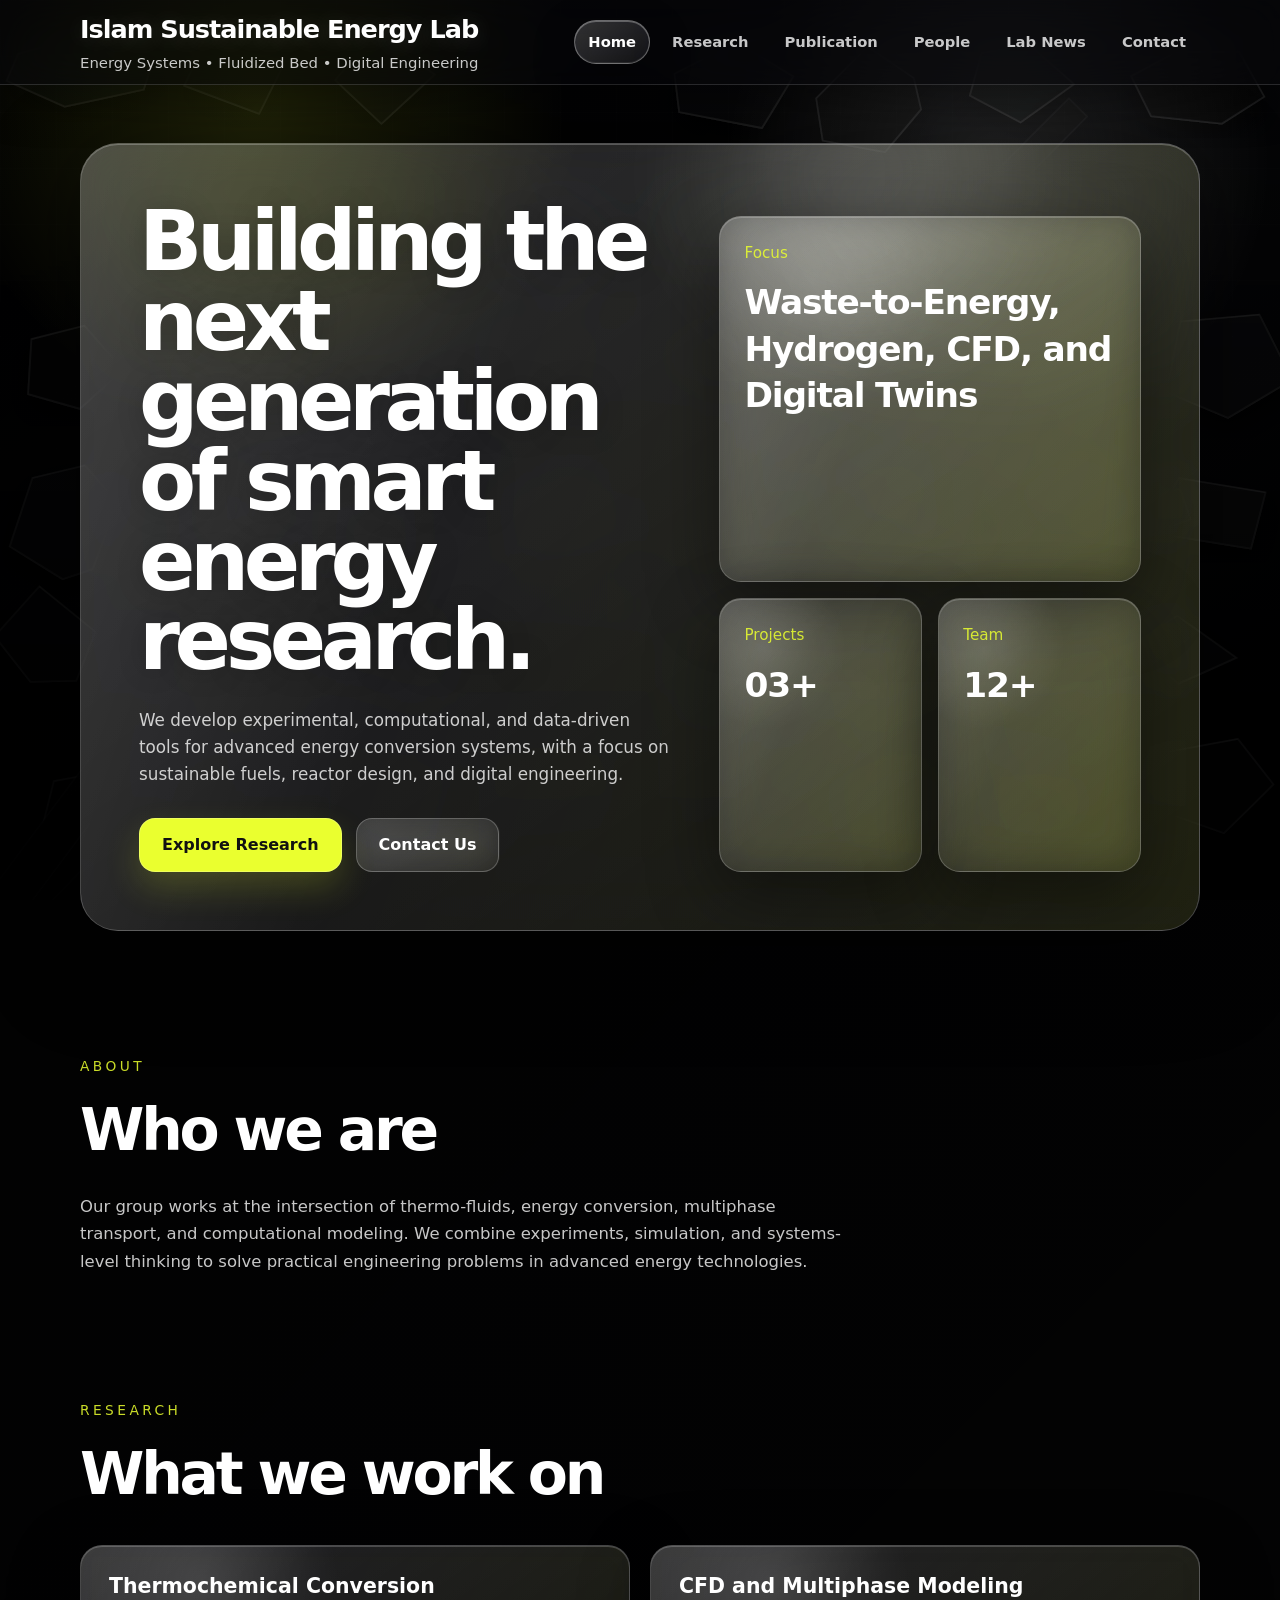
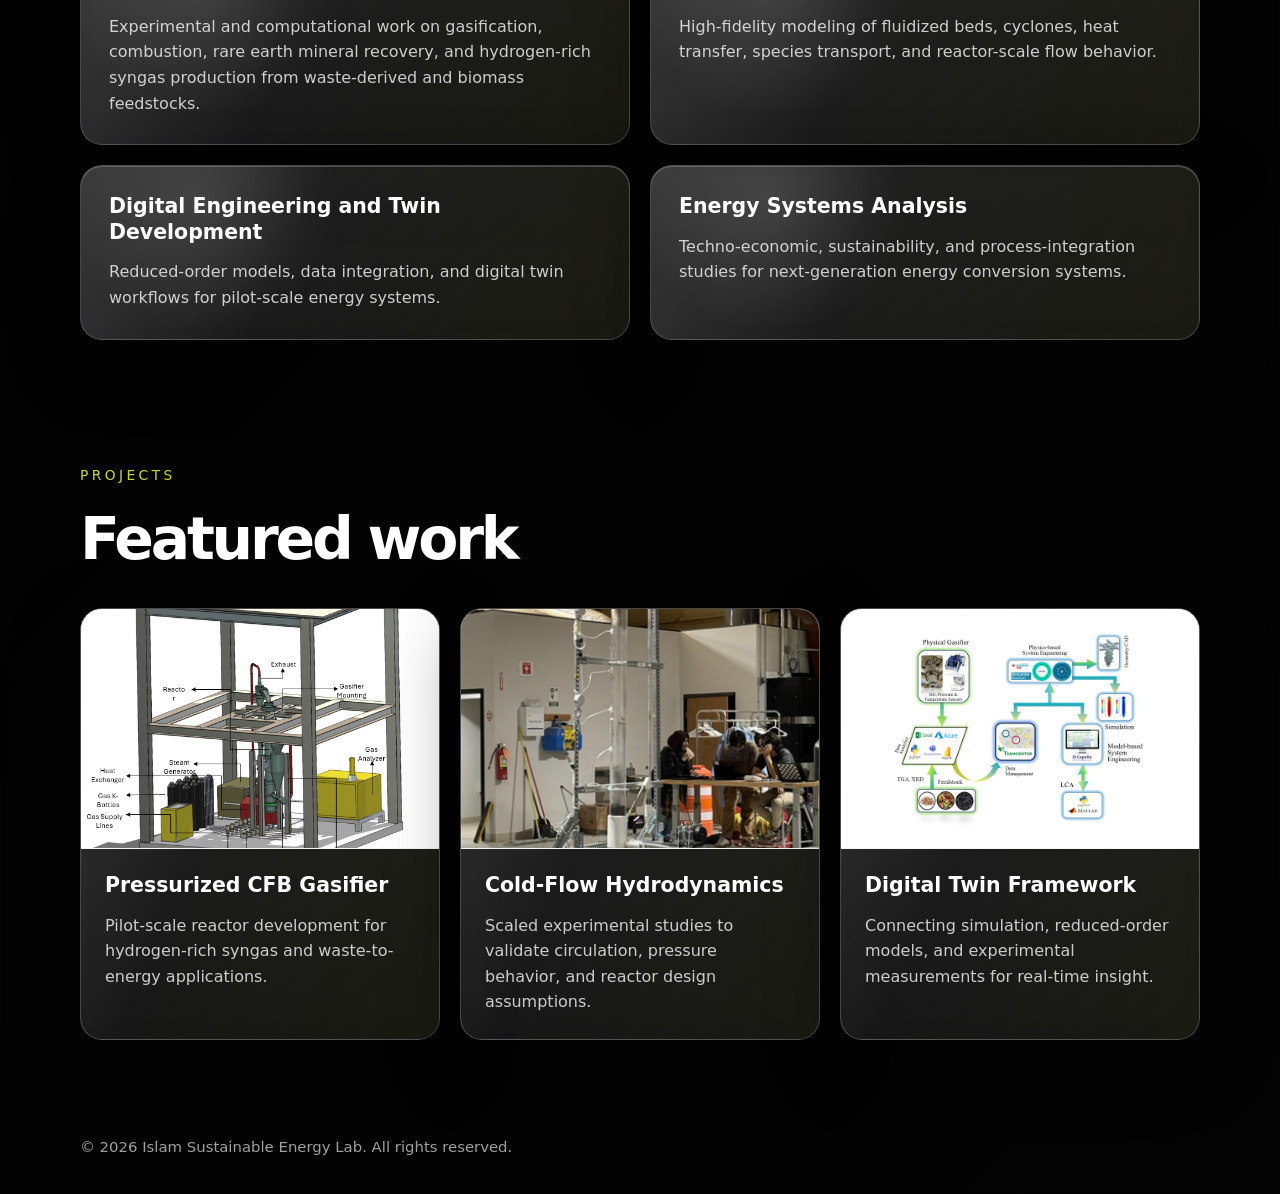
<file: index.html>
<!DOCTYPE html>
<html lang="en">
<head>
  <meta charset="UTF-8" />
  <meta name="viewport" content="width=device-width, initial-scale=1.0" />
  <title>Home | Islam Sustainable Energy Lab</title>
  <link rel="stylesheet" href="assets/style.css" />
</head>
<body class="home-page">
  <header class="home-header">
    <div class="container nav">
      <a class="brand" href="index.html">
        <h1>Islam Sustainable Energy Lab</h1>
        <p>Energy Systems • Fluidized Bed • Digital Engineering</p>
      </a>
      <nav>
        <ul>
          <li><a href="index.html" class="active">Home</a></li>
          <li><a href="research.html">Research</a></li>
          <li><a href="publications.html">Publication</a></li>
          <li><a href="people.html">People</a></li>
          <li><a href="lab-news.html">Lab News</a></li>
          <li><a href="contact.html">Contact</a></li>
        </ul>
      </nav>
    </div>
  </header>

  <main class="home-main">
    <section class="home-hero container">
      <div class="home-hero-copy">
        <h2>Building the next generation of smart energy research.</h2>
        <p>We develop experimental, computational, and data-driven tools for advanced energy conversion systems, with a focus on sustainable fuels, reactor design, and digital engineering.</p>
        <div class="home-actions">
          <a class="home-btn primary" href="research.html">Explore Research</a>
          <a class="home-btn secondary" href="contact.html">Contact Us</a>
        </div>
      </div>
      <div class="home-stats">
        <article class="home-stat-card wide">
          <span>Focus</span>
          <h3>Waste-to-Energy, Hydrogen, CFD, and Digital Twins</h3>
        </article>
        <article class="home-stat-card">
          <span>Projects</span>
          <h3>03+</h3>
        </article>
        <article class="home-stat-card">
          <span>Team</span>
          <h3>12+</h3>
        </article>
      </div>
    </section>

    <section class="home-section container" id="about">
      <a class="home-section-kicker" href="people.html">About</a>
      <h2><a href="people.html">Who we are</a></h2>
      <p>Our group works at the intersection of thermo-fluids, energy conversion, multiphase transport, and computational modeling. We combine experiments, simulation, and systems-level thinking to solve practical engineering problems in advanced energy technologies.</p>
    </section>

    <section class="home-section container" id="research">
      <a class="home-section-kicker" href="research.html">Research</a>
      <h2><a href="research.html">What we work on</a></h2>
      <div class="home-research-grid">
        <article class="home-topic-card">
          <h3>Thermochemical Conversion</h3>
          <p>Experimental and computational work on gasification, combustion, rare earth mineral recovery, and hydrogen-rich syngas production from waste-derived and biomass feedstocks.</p>
        </article>
        <article class="home-topic-card">
          <h3>CFD and Multiphase Modeling</h3>
          <p>High-fidelity modeling of fluidized beds, cyclones, heat transfer, species transport, and reactor-scale flow behavior.</p>
        </article>
        <article class="home-topic-card">
          <h3>Digital Engineering and Twin Development</h3>
          <p>Reduced-order models, data integration, and digital twin workflows for pilot-scale energy systems.</p>
        </article>
        <article class="home-topic-card">
          <h3>Energy Systems Analysis</h3>
          <p>Techno-economic, sustainability, and process-integration studies for next-generation energy conversion systems.</p>
        </article>
      </div>
    </section>

    <section class="home-section container" id="projects">
      <a class="home-section-kicker" href="research.html">Projects</a>
      <h2>Featured work</h2>
      <div class="home-feature-grid">
        <article class="home-feature-card">
          <div class="feature-image-wrap">
            <img src="assets/projects/Gasifier1.png" alt="Pressurized CFB gasifier setup" />
          </div>
          <div class="feature-card-copy">
            <h3>Pressurized CFB Gasifier</h3>
            <p>Pilot-scale reactor development for hydrogen-rich syngas and waste-to-energy applications.</p>
          </div>
        </article>
        <article class="home-feature-card">
          <div class="feature-image-wrap">
            <img src="assets/projects/CF.png" alt="Cold-flow hydrodynamics experimental system" />
          </div>
          <div class="feature-card-copy">
            <h3>Cold-Flow Hydrodynamics</h3>
            <p>Scaled experimental studies to validate circulation, pressure behavior, and reactor design assumptions.</p>
          </div>
        </article>
        <article class="home-feature-card">
          <div class="feature-image-wrap">
            <img src="assets/projects/DT Diagram.png" alt="Digital twin framework diagram" />
          </div>
          <div class="feature-card-copy">
            <h3>Digital Twin Framework</h3>
            <p>Connecting simulation, reduced-order models, and experimental measurements for real-time insight.</p>
          </div>
        </article>
      </div>
    </section>
  </main>

  <footer class="home-footer">
    <div class="container">
      © 2026 Islam Sustainable Energy Lab. All rights reserved.
    </div>
  </footer>
</body>
</html>
</file>
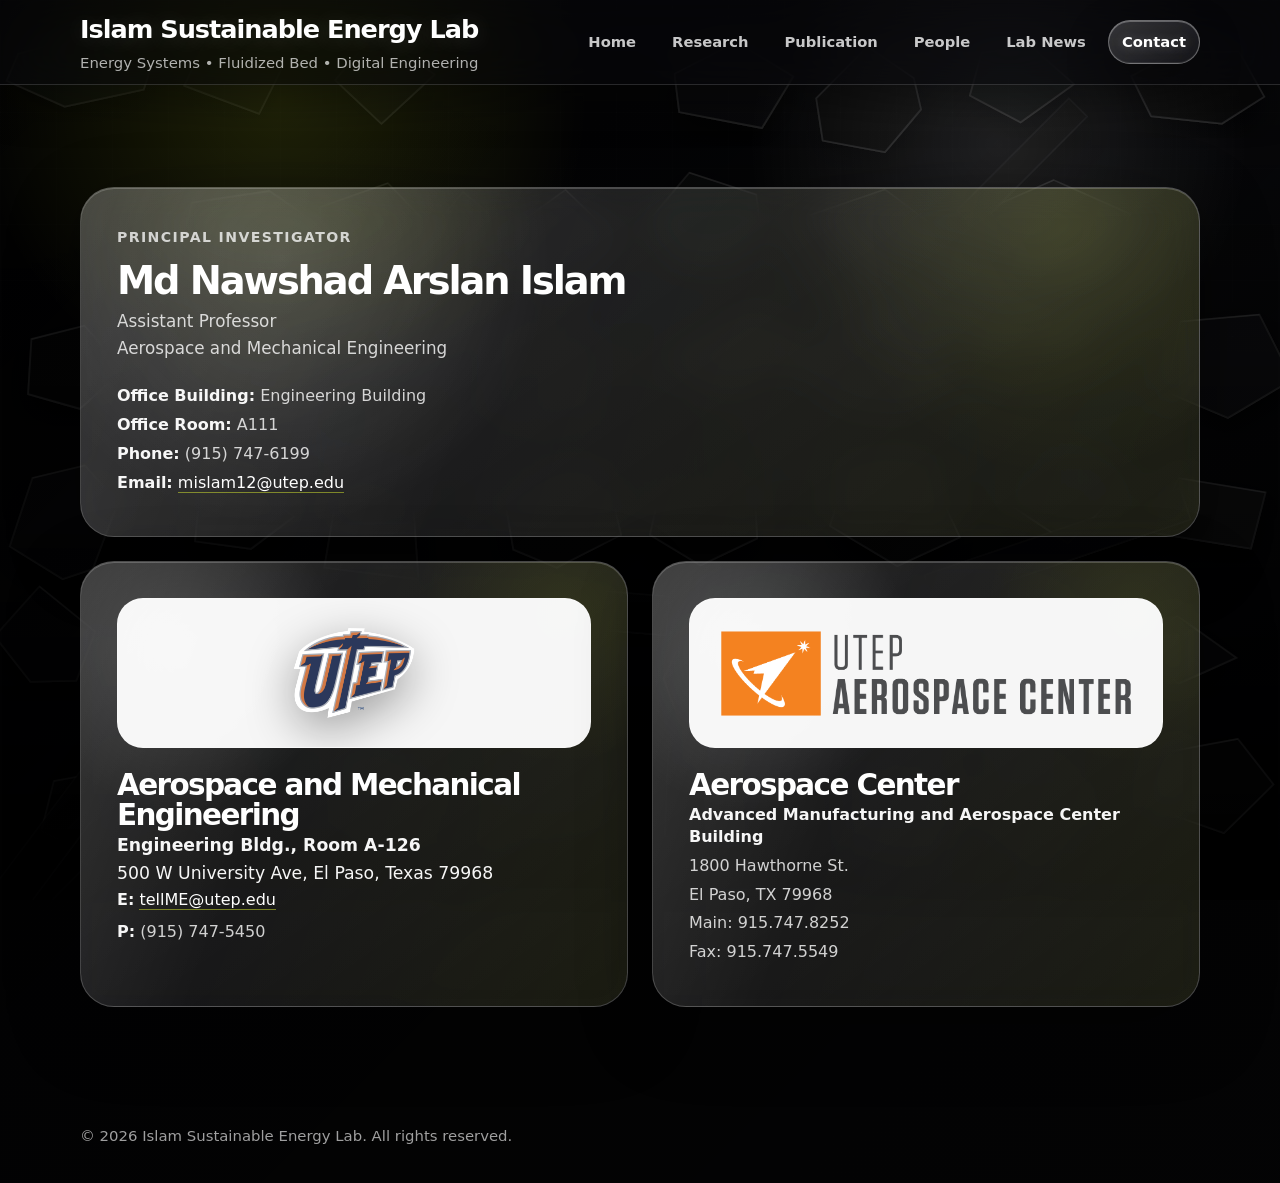
<file: contact.html>
<!DOCTYPE html>
<html lang="en">
<head>
  <meta charset="UTF-8" />
  <meta name="viewport" content="width=device-width, initial-scale=1.0" />
  <title>Contact | Islam Sustainable Energy Lab</title>
  <link rel="stylesheet" href="assets/style.css" />
</head>
<body>
  <header>
    <div class="container nav">
      <a class="brand" href="index.html">
        <h1>Islam Sustainable Energy Lab</h1>
        <p>Energy Systems • Fluidized Bed • Digital Engineering</p>
      </a>
      <nav>
        <ul>
          <li><a href="index.html">Home</a></li>
          <li><a href="research.html">Research</a></li>
          <li><a href="publications.html">Publication</a></li>
          <li><a href="people.html">People</a></li>
          <li><a href="lab-news.html">Lab News</a></li>
          <li><a href="contact.html" class="active">Contact</a></li>
        </ul>
      </nav>
    </div>
  </header>

  <main>
    <section class="contact-section contact-section-topless">
      <div class="container contact-layout">
        <article class="contact-card professor-contact-card">
          <div class="contact-card-content">
            <p class="contact-kicker">Principal Investigator</p>
            <h3>Md Nawshad Arslan Islam</h3>
            <p class="contact-role">Assistant Professor<br>Aerospace and Mechanical Engineering</p>

            <div class="contact-detail-list">
              <p><strong>Office Building:</strong> Engineering Building</p>
              <p><strong>Office Room:</strong> A111</p>
              <p><strong>Phone:</strong> (915) 747-6199</p>
              <p><strong>Email:</strong> <a href="mailto:mislam12@utep.edu">mislam12@utep.edu</a></p>
            </div>
          </div>
        </article>

        <article class="contact-card logo-contact-card utep-contact-card">
          <div class="logo-box utep-logo-box white-logo-box">
            <img src="assets/logos/UTEP.png" alt="UTEP logo" />
          </div>
          <div class="contact-detail-list institution-details utep-institution-details">
            <h3>Aerospace and Mechanical Engineering</h3>
            <p><strong>Engineering Bldg., Room A-126</strong></p>
            <p>500 W University Ave, El Paso, Texas 79968</p>
            <p><strong>E:</strong> <a href="mailto:tellME@utep.edu">tellME@utep.edu</a></p>
            <p><strong>P:</strong> (915) 747-5450</p>
          </div>
        </article>

        <article class="contact-card logo-contact-card aerospace-contact-card">
          <div class="logo-box ac-logo-box white-logo-box">
            <img src="assets/logos/AC.png" alt="UTEP Aerospace Center logo" />
          </div>
          <div class="contact-detail-list institution-details">
            <h3>Aerospace Center</h3>
            <p><strong>Advanced Manufacturing and Aerospace Center Building</strong></p>
            <p>1800 Hawthorne St.</p>
            <p>El Paso, TX 79968</p>
            <p>Main: 915.747.8252</p>
            <p>Fax: 915.747.5549</p>
          </div>
        </article>
      </div>
    </section>
  </main>

  <footer>
    <div class="container">
      © 2026 Islam Sustainable Energy Lab. All rights reserved.
    </div>
  </footer>
</body>
</html>
</file>
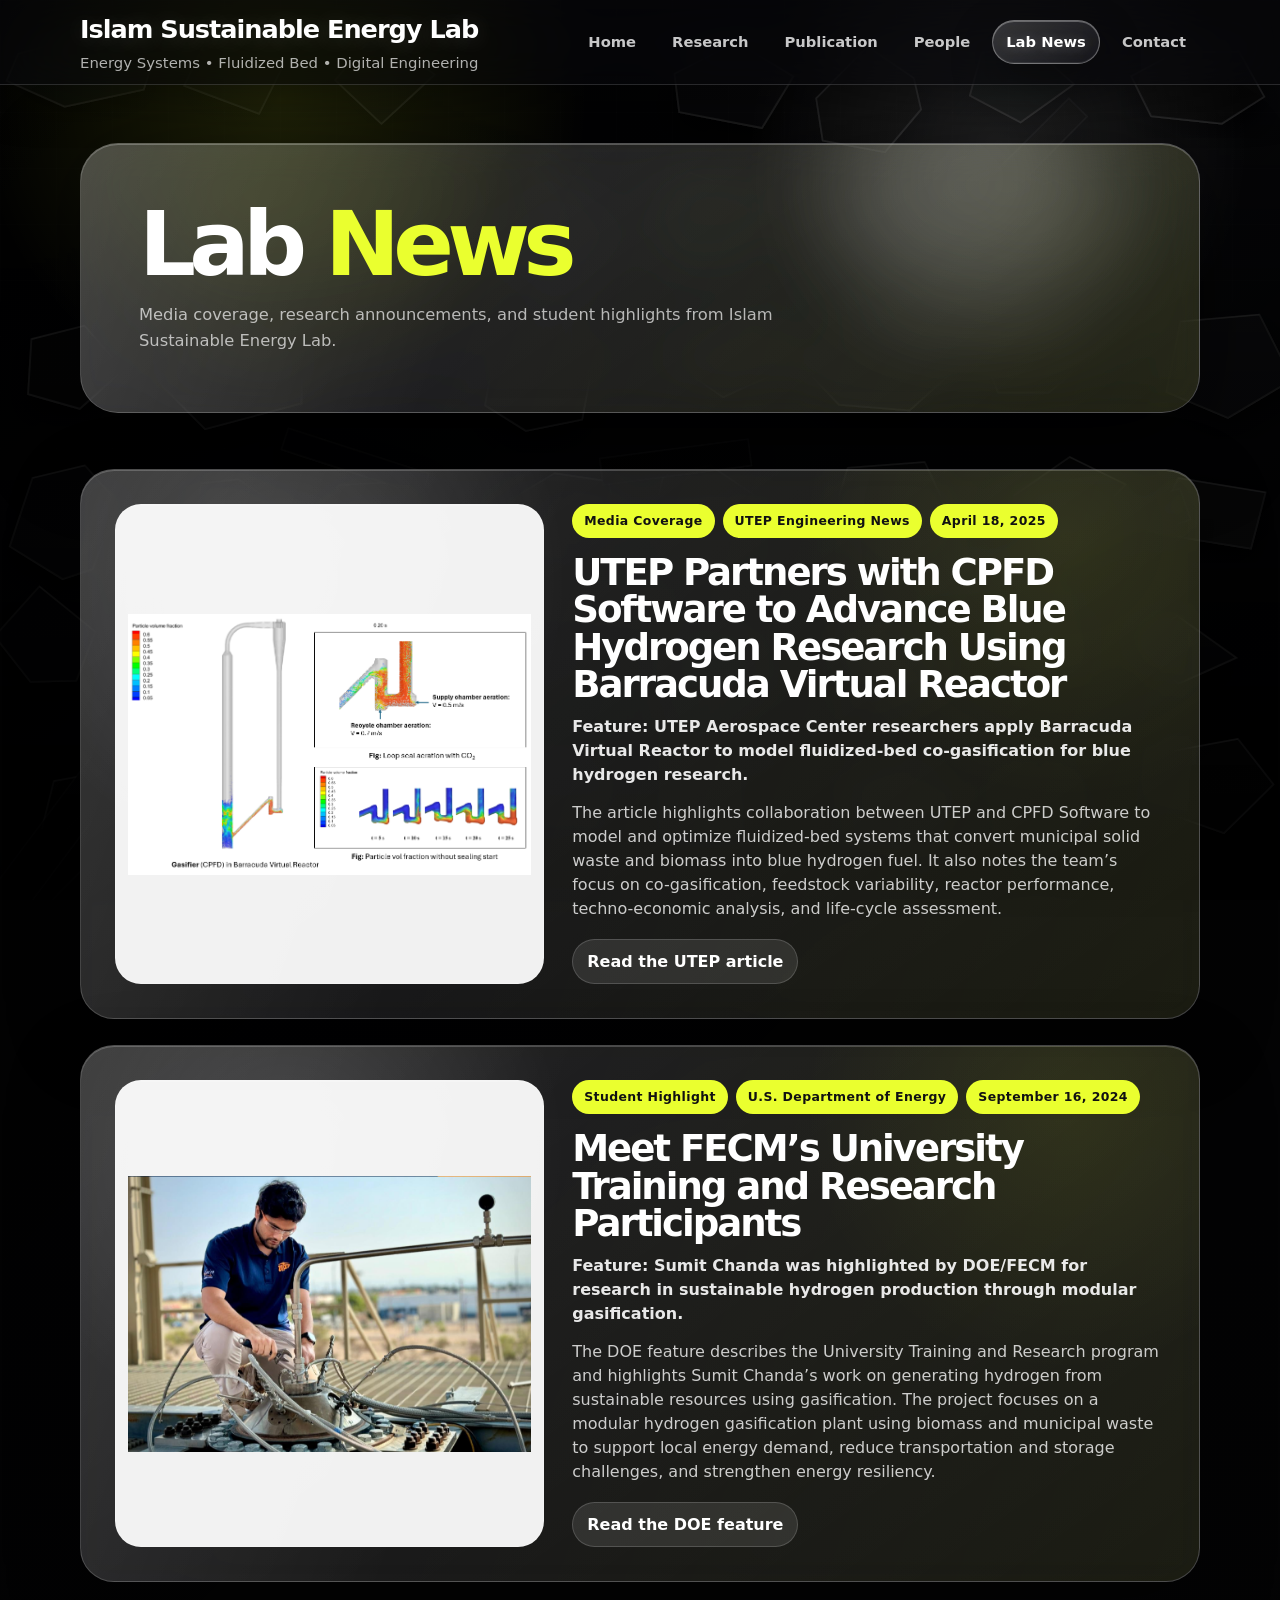
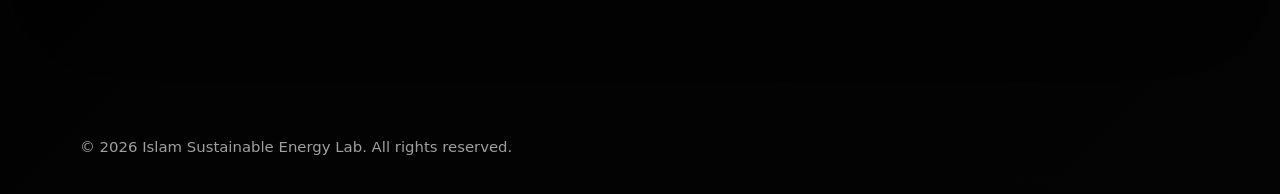
<file: lab-news.html>
<!DOCTYPE html>
<html lang="en">
<head>
  <meta charset="UTF-8" />
  <meta name="viewport" content="width=device-width, initial-scale=1.0" />
  <title>Lab News | Islam Sustainable Energy Lab</title>
  <link rel="stylesheet" href="assets/style.css" />
</head>
<body>
  <header>
    <div class="container nav">
      <a class="brand" href="index.html">
        <h1>Islam Sustainable Energy Lab</h1>
        <p>Energy Systems • Fluidized Bed • Digital Engineering</p>
      </a>
      <nav>
        <ul>
          <li><a href="index.html">Home</a></li>
          <li><a href="research.html">Research</a></li>
          <li><a href="publications.html">Publication</a></li>
          <li><a href="people.html">People</a></li>
          <li><a href="lab-news.html" class="active">Lab News</a></li>
          <li><a href="contact.html">Contact</a></li>
        </ul>
      </nav>
    </div>
  </header>

  <main>
    <section class="page-hero lab-news-hero">
      <div class="container hero-card hero-card-simple">
        <div class="hero-copy">
          <h2>Lab <span>News</span></h2>
          <p>Media coverage, research announcements, and student highlights from Islam Sustainable Energy Lab.</p>
        </div>
      </div>
    </section>

    <section class="lab-news-section">
      <div class="container lab-news-grid">
        <article class="news-card touch-card">
          <a class="news-image-wrap" href="https://www.utep.edu/engineering/news/utep-partners-with-cpfd-software-to-advance-blue-hydrogen-research-using-barracuda-virtual-reactor.html" target="_blank" rel="noopener">
            <img src="assets/news/cpfd-feature.png" alt="CPFD Barracuda Virtual Reactor gasifier simulation" />
          </a>
          <div class="news-copy">
            <div class="news-meta-row">
              <span>Media Coverage</span>
              <span>UTEP Engineering News</span>
              <span>April 18, 2025</span>
            </div>
            <h3><a href="https://www.utep.edu/engineering/news/utep-partners-with-cpfd-software-to-advance-blue-hydrogen-research-using-barracuda-virtual-reactor.html" target="_blank" rel="noopener">UTEP Partners with CPFD Software to Advance Blue Hydrogen Research Using Barracuda Virtual Reactor</a></h3>
            <p class="news-caption">Feature: UTEP Aerospace Center researchers apply Barracuda Virtual Reactor to model fluidized-bed co-gasification for blue hydrogen research.</p>
            <p>The article highlights collaboration between UTEP and CPFD Software to model and optimize fluidized-bed systems that convert municipal solid waste and biomass into blue hydrogen fuel. It also notes the team’s focus on co-gasification, feedstock variability, reactor performance, techno-economic analysis, and life-cycle assessment.</p>
            <a class="news-link" href="https://www.utep.edu/engineering/news/utep-partners-with-cpfd-software-to-advance-blue-hydrogen-research-using-barracuda-virtual-reactor.html" target="_blank" rel="noopener">Read the UTEP article</a>
          </div>
        </article>

        <article class="news-card touch-card">
          <a class="news-image-wrap" href="https://www.energy.gov/hgeo/articles/meet-fecms-university-training-and-research-participants" target="_blank" rel="noopener">
            <img src="assets/news/sumit-news.png" alt="Sumit Chanda working on high-pressure gasifier hardware" />
          </a>
          <div class="news-copy">
            <div class="news-meta-row">
              <span>Student Highlight</span>
              <span>U.S. Department of Energy</span>
              <span>September 16, 2024</span>
            </div>
            <h3><a href="https://www.energy.gov/hgeo/articles/meet-fecms-university-training-and-research-participants" target="_blank" rel="noopener">Meet FECM’s University Training and Research Participants</a></h3>
            <p class="news-caption">Feature: Sumit Chanda was highlighted by DOE/FECM for research in sustainable hydrogen production through modular gasification.</p>
            <p>The DOE feature describes the University Training and Research program and highlights Sumit Chanda’s work on generating hydrogen from sustainable resources using gasification. The project focuses on a modular hydrogen gasification plant using biomass and municipal waste to support local energy demand, reduce transportation and storage challenges, and strengthen energy resiliency.</p>
            <a class="news-link" href="https://www.energy.gov/hgeo/articles/meet-fecms-university-training-and-research-participants" target="_blank" rel="noopener">Read the DOE feature</a>
          </div>
        </article>
      </div>
    </section>
  </main>

  <footer>
    <div class="container">© 2026 Islam Sustainable Energy Lab. All rights reserved.</div>
  </footer>
</body>
</html>
</file>
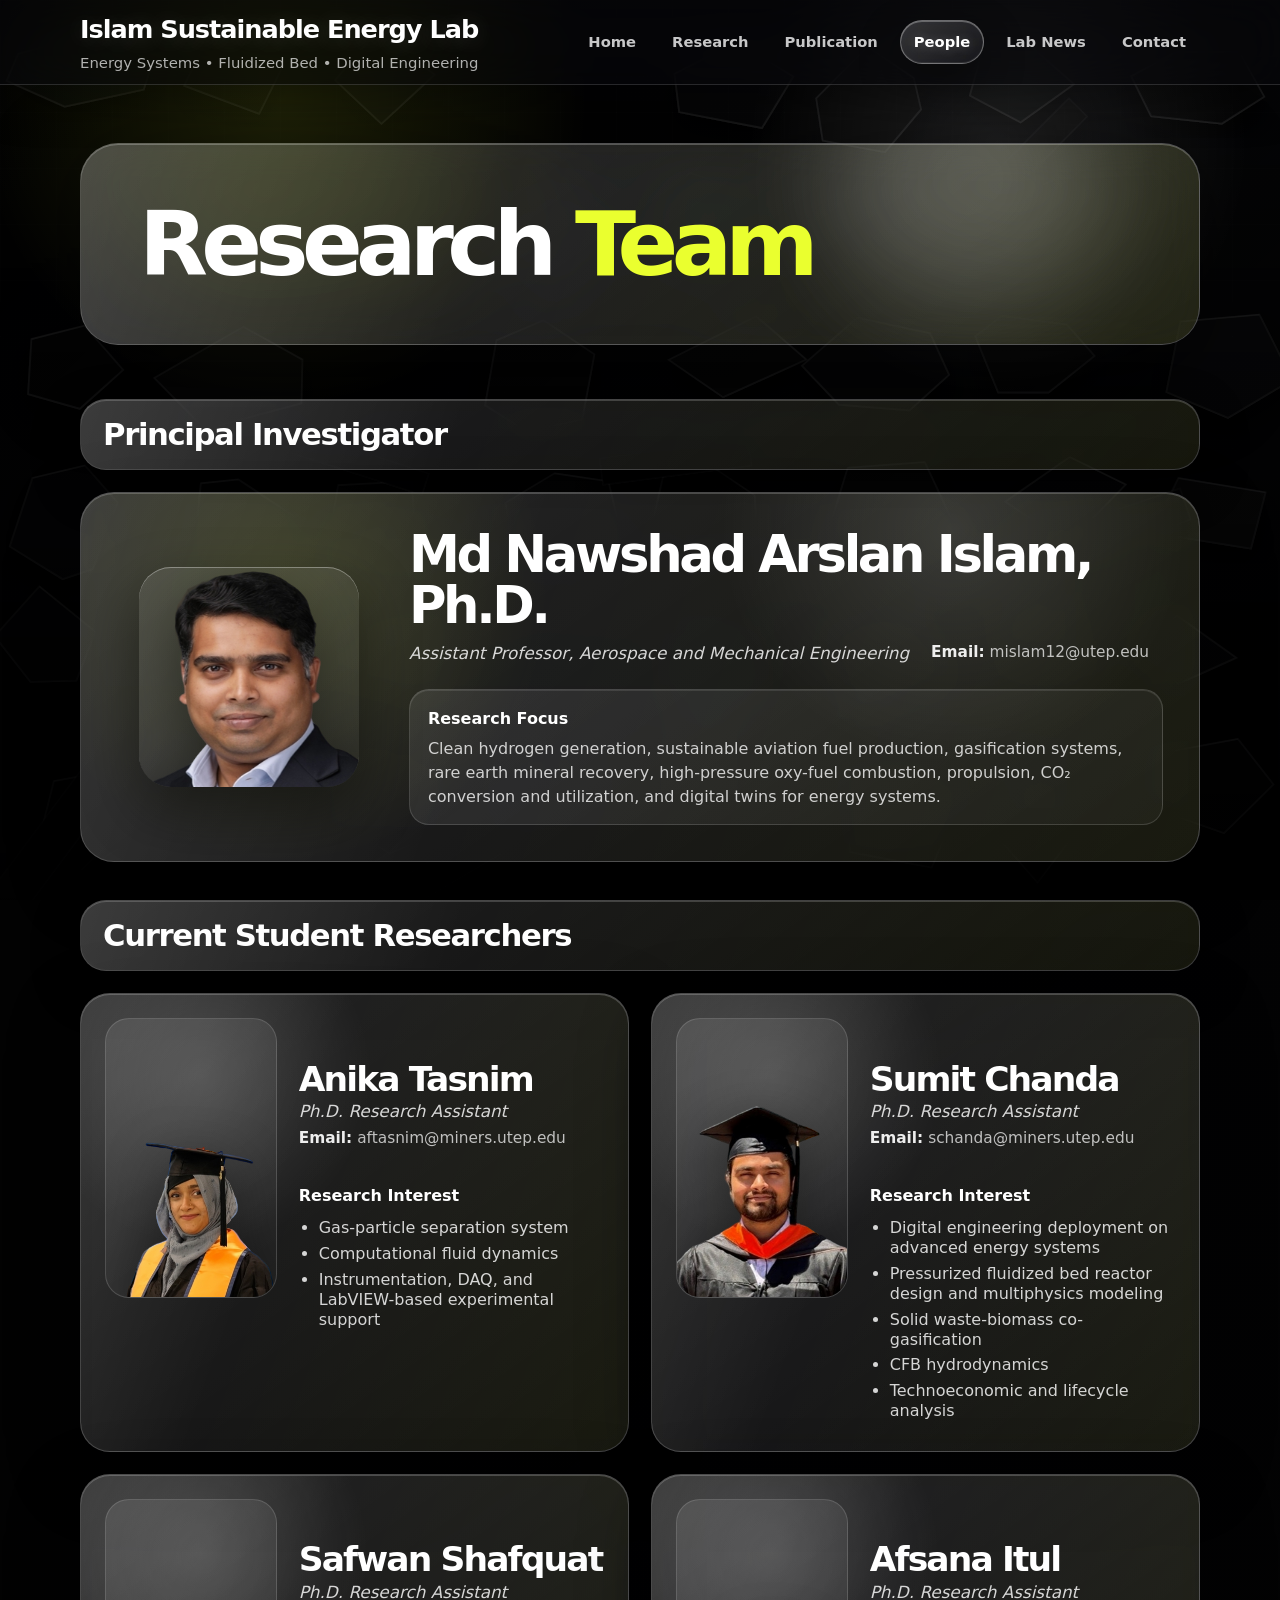
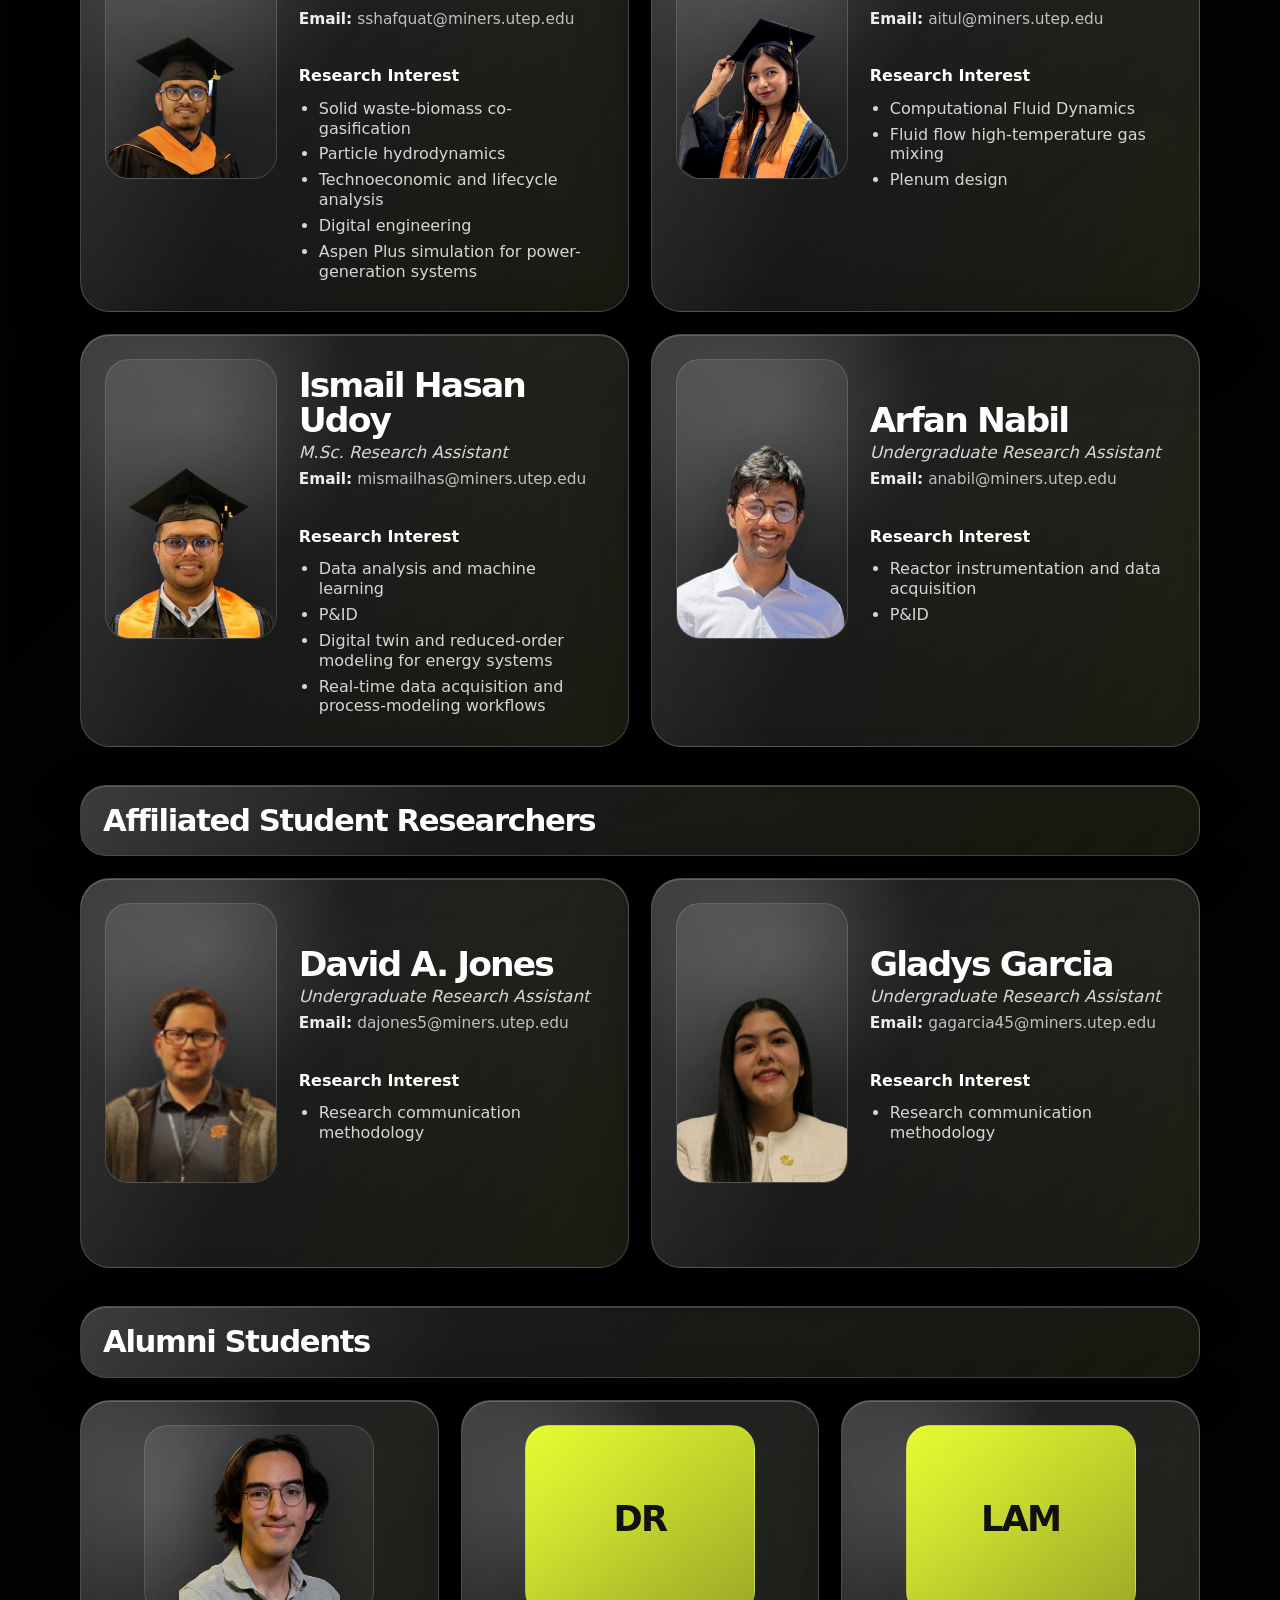
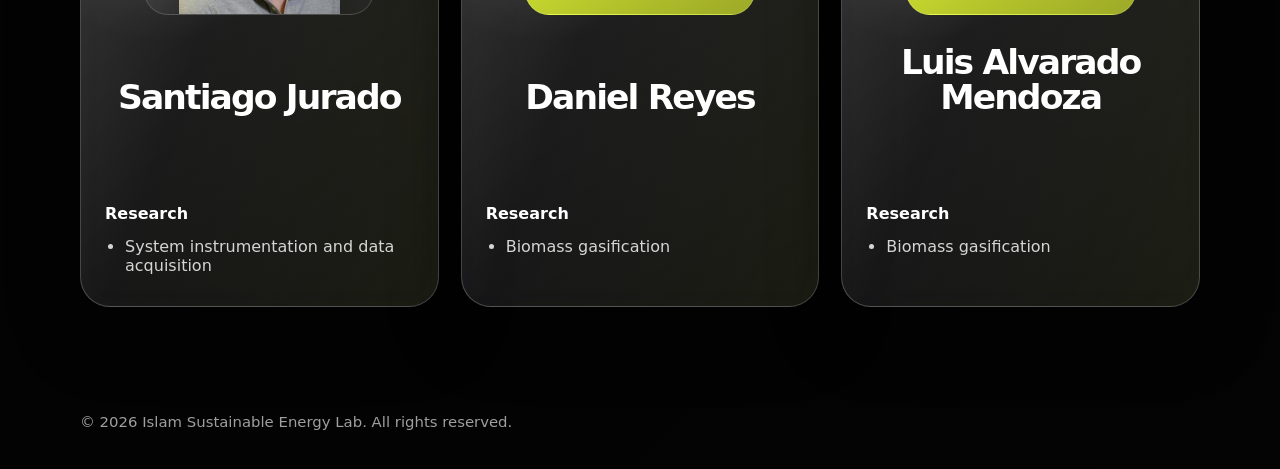
<file: people.html>
<!DOCTYPE html>
<html lang="en">
<head>
  <meta charset="UTF-8" />
  <meta name="viewport" content="width=device-width, initial-scale=1.0" />
  <title>People | Islam Sustainable Energy Lab</title>
  <link rel="stylesheet" href="assets/style.css" />
</head>
<body>
  <header>
    <div class="container nav">
      <a class="brand" href="index.html">
        <h1>Islam Sustainable Energy Lab</h1>
        <p>Energy Systems • Fluidized Bed • Digital Engineering</p>
      </a>
      <nav>
        <ul>
          <li><a href="index.html">Home</a></li>
          <li><a href="research.html">Research</a></li>
          <li><a href="publications.html">Publication</a></li>
          <li><a href="people.html" class="active">People</a></li>
          <li><a href="lab-news.html">Lab News</a></li>
          <li><a href="contact.html">Contact</a></li>
        </ul>
      </nav>
    </div>
  </header>

  <main>
    <section class="page-hero people-hero">
      <div class="container hero-card hero-card-simple">
        <div class="hero-copy">
          <h2>Research <span>Team</span></h2>
        </div>
      </div>
    </section>


    <section class="team-section faculty-section">
      <div class="container">
        <div class="section-title-card">
          <h3>Principal Investigator</h3>
        </div>

        <article class="faculty-card touch-card">
          <div class="faculty-avatar faculty-photo"><img src="assets/team/Nawshad.png" alt="Md Nawshad Arslan Islam" /></div>
          <div class="faculty-main">
            <h4>Md Nawshad Arslan Islam, Ph.D.</h4>
            <div class="faculty-meta-row">
              <p class="person-role">Assistant Professor, Aerospace and Mechanical Engineering</p>
              <p class="email"><strong>Email:</strong> mislam12@utep.edu</p>
            </div>

            <div class="faculty-highlight-grid faculty-focus-only">
              <div class="faculty-highlight">
                <h5>Research Focus</h5>
                <p>Clean hydrogen generation, sustainable aviation fuel production, gasification systems, rare earth mineral recovery, high-pressure oxy-fuel combustion, propulsion, CO₂ conversion and utilization, and digital twins for energy systems.</p>
              </div>
            </div>
          </div>
        </article>
      </div>
    </section>

    <section class="team-section">
      <div class="container">
        <div class="section-title-card">
          <h3>Current Student Researchers</h3>
        </div>

        <div class="team-grid">
          <article class="person-card">
            <div class="person-image-wrap"><img src="assets/team/Anika.png" alt="Anika Tasnim" /></div>
            <div class="person-info">
              <h4>Anika Tasnim</h4>
              <p class="person-role">Ph.D. Research Assistant</p>
              <p class="email"><strong>Email:</strong> aftasnim@miners.utep.edu</p>
              <h5>Research Interest</h5>
              <ul>
                <li>Gas-particle separation system</li>
                <li>Computational fluid dynamics</li>
                <li>Instrumentation, DAQ, and LabVIEW-based experimental support</li>
              </ul>
            </div>
          </article>

          <article class="person-card">
            <div class="person-image-wrap"><img src="assets/team/Sumit.png" alt="Sumit Chanda" /></div>
            <div class="person-info">
              <h4>Sumit Chanda</h4>
              <p class="person-role">Ph.D. Research Assistant</p>
              <p class="email"><strong>Email:</strong> schanda@miners.utep.edu</p>
              <h5>Research Interest</h5>
              <ul>
                <li>Digital engineering deployment on advanced energy systems</li>
                <li>Pressurized fluidized bed reactor design and multiphysics modeling</li>
                <li>Solid waste-biomass co-gasification</li>
                <li>CFB hydrodynamics</li>
                <li>Technoeconomic and lifecycle analysis</li>
              </ul>
            </div>
          </article>

          <article class="person-card">
            <div class="person-image-wrap"><img src="assets/team/Safwan.png" alt="Safwan Shafquat" /></div>
            <div class="person-info">
              <h4>Safwan Shafquat</h4>
              <p class="person-role">Ph.D. Research Assistant</p>
              <p class="email"><strong>Email:</strong> sshafquat@miners.utep.edu</p>
              <h5>Research Interest</h5>
              <ul>
                <li>Solid waste-biomass co-gasification</li>
                <li>Particle hydrodynamics</li>
                <li>Technoeconomic and lifecycle analysis</li>
                <li>Digital engineering</li>
                <li>Aspen Plus simulation for power-generation systems</li>
              </ul>
            </div>
          </article>

          <article class="person-card">
            <div class="person-image-wrap"><img src="assets/team/Itul.png" alt="Afsana Itul" /></div>
            <div class="person-info">
              <h4>Afsana Itul</h4>
              <p class="person-role">Ph.D. Research Assistant</p>
              <p class="email"><strong>Email:</strong> aitul@miners.utep.edu</p>
              <h5>Research Interest</h5>
              <ul>
                <li>Computational Fluid Dynamics</li>
                <li>Fluid flow high-temperature gas mixing</li>
                <li>Plenum design</li>
              </ul>
            </div>
          </article>

          <article class="person-card">
            <div class="person-image-wrap"><img src="assets/team/Udoy.png" alt="Ismail Hasan Udoy" /></div>
            <div class="person-info">
              <h4>Ismail Hasan Udoy</h4>
              <p class="person-role">M.Sc. Research Assistant</p>
              <p class="email"><strong>Email:</strong> mismailhas@miners.utep.edu</p>
              <h5>Research Interest</h5>
              <ul>
                <li>Data analysis and machine learning</li>
                <li>P&amp;ID</li>
                <li>Digital twin and reduced-order modeling for energy systems</li>
                <li>Real-time data acquisition and process-modeling workflows</li>
              </ul>
            </div>
          </article>

          <article class="person-card">
            <div class="person-image-wrap"><img src="assets/team/Nabil.png" alt="Arfan Nabil" /></div>
            <div class="person-info">
              <h4>Arfan Nabil</h4>
              <p class="person-role">Undergraduate Research Assistant</p>
              <p class="email"><strong>Email:</strong> anabil@miners.utep.edu</p>
              <h5>Research Interest</h5>
              <ul>
                <li>Reactor instrumentation and data acquisition</li>
                <li>P&amp;ID</li>
              </ul>
            </div>
          </article>
        </div>
      </div>
    </section>

    <section class="team-section">
      <div class="container">
        <div class="section-title-card">
          <h3>Affiliated Student Researchers</h3>
        </div>

        <div class="team-grid">
          <article class="person-card">
            <div class="person-image-wrap"><img src="assets/team/David.png" alt="David A. Jones" /></div>
            <div class="person-info">
              <h4>David A. Jones</h4>
              <p class="person-role">Undergraduate Research Assistant</p>
              <p class="email"><strong>Email:</strong> dajones5@miners.utep.edu</p>
              <h5>Research Interest</h5>
              <ul>
                <li>Research communication methodology</li>
              </ul>
            </div>
          </article>

          <article class="person-card">
            <div class="person-image-wrap"><img src="assets/team/Gladys.png" alt="Gladys Garcia" /></div>
            <div class="person-info">
              <h4>Gladys Garcia</h4>
              <p class="person-role">Undergraduate Research Assistant</p>
              <p class="email"><strong>Email:</strong> gagarcia45@miners.utep.edu</p>
              <h5>Research Interest</h5>
              <ul>
                <li>Research communication methodology</li>
              </ul>
            </div>
          </article>
        </div>
      </div>
    </section>

    <section class="team-section">
      <div class="container">
        <div class="section-title-card">
          <h3>Alumni Students</h3>
        </div>

        <div class="team-grid alumni-grid">
          <article class="person-card alumni-card">
            <div class="person-image-wrap"><img src="assets/team/Santiago.png" alt="Santiago Jurado" /></div>
            <div class="person-info">
              <h4>Santiago Jurado</h4>
              <p class="person-role empty-meta">Alumni</p>
              <p class="email empty-meta"><strong>Email:</strong> hidden</p>
              <h5>Research</h5>
              <ul>
                <li>System instrumentation and data acquisition</li>
              </ul>
            </div>
          </article>

          <article class="person-card alumni-card no-photo">
            <div class="person-image-wrap initials">DR</div>
            <div class="person-info">
              <h4>Daniel Reyes</h4>
              <p class="person-role empty-meta">Alumni</p>
              <p class="email empty-meta"><strong>Email:</strong> hidden</p>
              <h5>Research</h5>
              <ul>
                <li>Biomass gasification</li>
              </ul>
            </div>
          </article>

          <article class="person-card alumni-card no-photo">
            <div class="person-image-wrap initials">LAM</div>
            <div class="person-info">
              <h4>Luis Alvarado Mendoza</h4>
              <p class="person-role empty-meta">Alumni</p>
              <p class="email empty-meta"><strong>Email:</strong> hidden</p>
              <h5>Research</h5>
              <ul>
                <li>Biomass gasification</li>
              </ul>
            </div>
          </article>
        </div>
      </div>
    </section>
  </main>

  <footer>
    <div class="container">
      © 2026 Islam Sustainable Energy Lab. All rights reserved.
    </div>
  </footer>
</body>
</html>
</file>
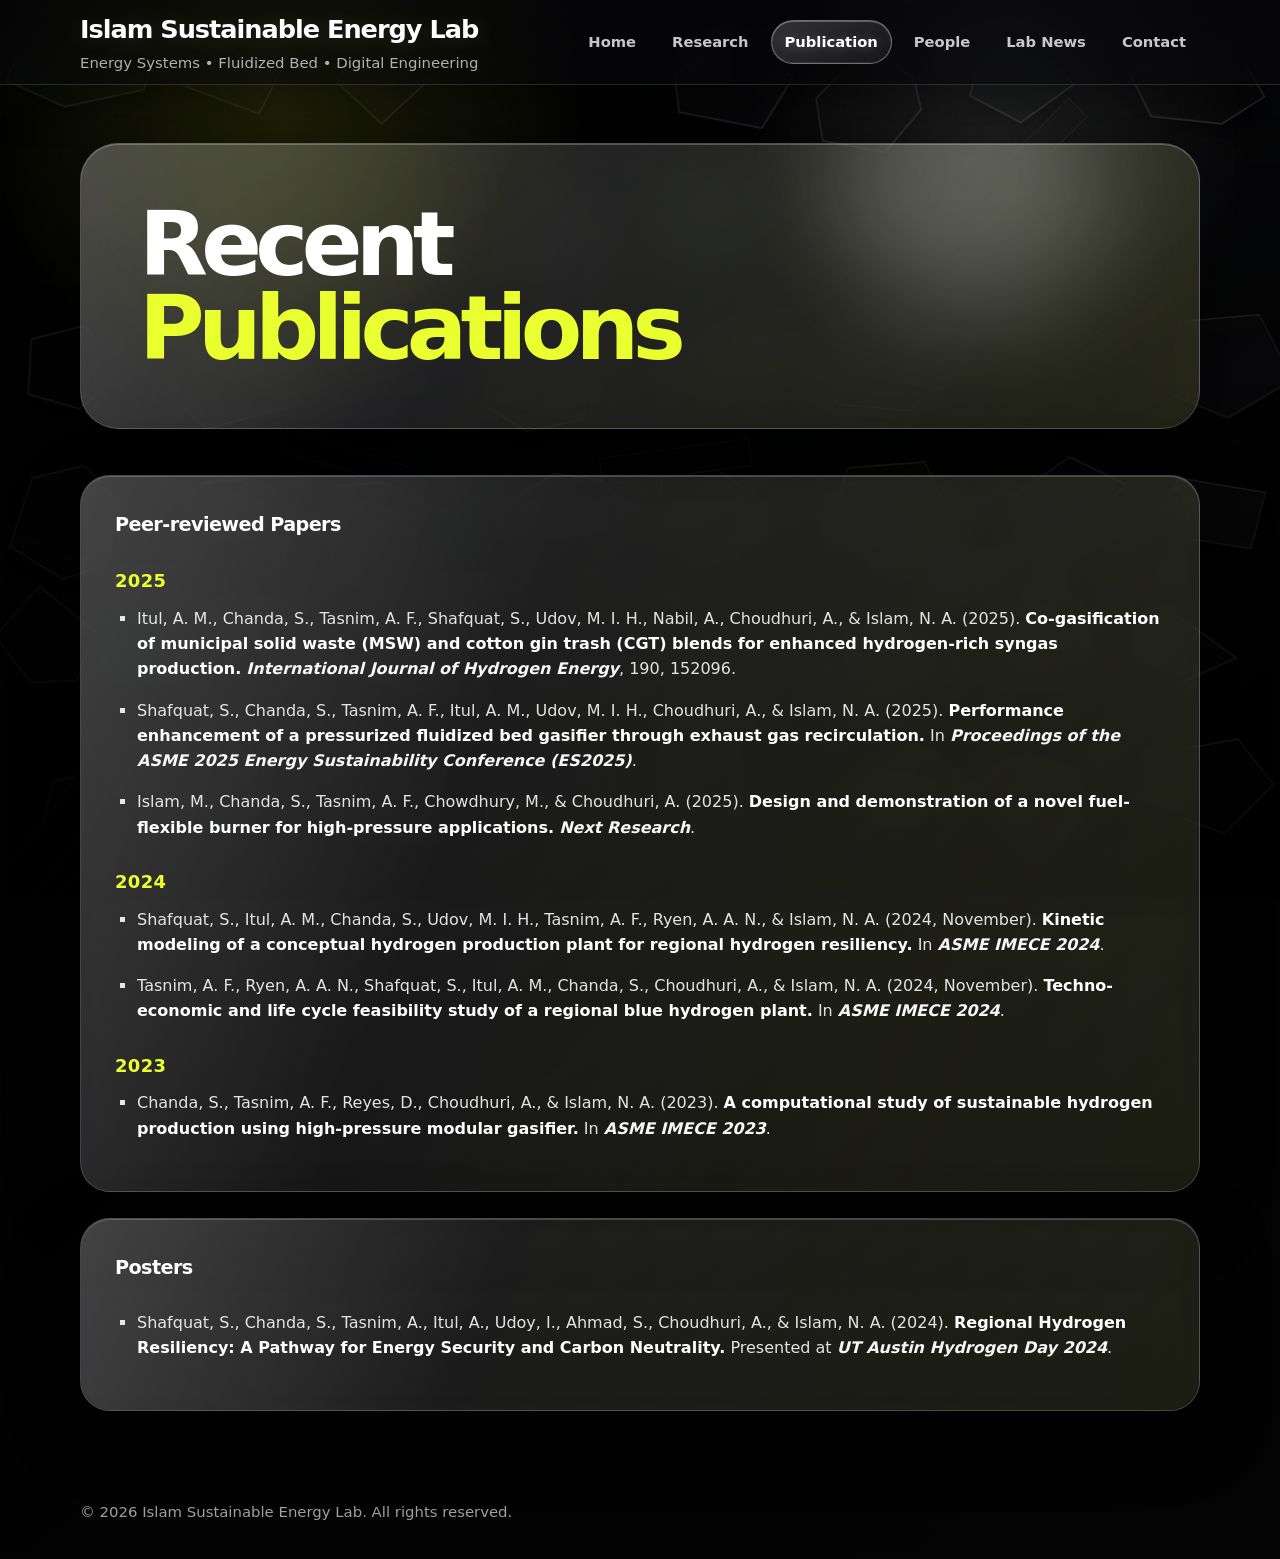
<file: publications.html>
<!DOCTYPE html>
<html lang="en">
<head>
  <meta charset="UTF-8" />
  <meta name="viewport" content="width=device-width, initial-scale=1.0" />
  <title>Publication | Islam Sustainable Energy Lab</title>
  <link rel="stylesheet" href="assets/style.css" />
</head>
<body>
  <header>
    <div class="container nav">
      <a class="brand" href="index.html">
        <h1>Islam Sustainable Energy Lab</h1>
        <p>Energy Systems • Fluidized Bed • Digital Engineering</p>
      </a>
      <nav>
        <ul>
          <li><a href="index.html">Home</a></li>
          <li><a href="research.html">Research</a></li>
          <li><a href="publications.html" class="active">Publication</a></li>
          <li><a href="people.html">People</a></li>
          <li><a href="lab-news.html">Lab News</a></li>
          <li><a href="contact.html">Contact</a></li>
        </ul>
      </nav>
    </div>
  </header>

  <main>
    <section class="page-hero">
      <div class="container hero-card hero-card-simple">
        <div class="hero-copy">
          <h2>Recent <span>Publications</span></h2>
        </div>
      </div>
    </section>

    <section class="content-section">
      <div class="container">
        <div class="pub-box">
          <div class="card-heading">Peer-reviewed Papers</div>

          <div class="pub-year-group">
            <div class="pub-year">2025</div>
            <ul>
              <li>
                Itul, A. M., Chanda, S., Tasnim, A. F., Shafquat, S., Udov, M. I. H., Nabil, A., Choudhuri, A., &amp; Islam, N. A. (2025).
                <a class="pub-link" href="https://doi.org/10.1016/j.ijhydene.2025.152096" target="_blank" rel="noopener"><span class="pub-title">Co-gasification of municipal solid waste (MSW) and cotton gin trash (CGT) blends for enhanced hydrogen-rich syngas production.</span></a>
                <span class="pub-venue">International Journal of Hydrogen Energy</span>, 190, 152096.
              </li>

              <li>
                Shafquat, S., Chanda, S., Tasnim, A. F., Itul, A. M., Udov, M. I. H., Choudhuri, A., &amp; Islam, N. A. (2025).
                <a class="pub-link" href="https://doi.org/10.1115/ES2025-157815" target="_blank" rel="noopener"><span class="pub-title">Performance enhancement of a pressurized fluidized bed gasifier through exhaust gas recirculation.</span></a>
                In <span class="pub-venue">Proceedings of the ASME 2025 Energy Sustainability Conference (ES2025)</span>.
              </li>

              <li>
                Islam, M., Chanda, S., Tasnim, A. F., Chowdhury, M., &amp; Choudhuri, A. (2025).
                <a class="pub-link" href="https://doi.org/10.1016/j.nexres.2025.100437" target="_blank" rel="noopener"><span class="pub-title">Design and demonstration of a novel fuel-flexible burner for high-pressure applications.</span></a>
                <span class="pub-venue">Next Research</span>.
              </li>
            </ul>
          </div>

          <div class="pub-year-group">
            <div class="pub-year">2024</div>
            <ul>
              <li>
                Shafquat, S., Itul, A. M., Chanda, S., Udov, M. I. H., Tasnim, A. F., Ryen, A. A. N., &amp; Islam, N. A. (2024, November).
                <a class="pub-link" href="https://doi.org/10.1115/IMECE2024-145911" target="_blank" rel="noopener"><span class="pub-title">Kinetic modeling of a conceptual hydrogen production plant for regional hydrogen resiliency.</span></a>
                In <span class="pub-venue">ASME IMECE 2024</span>.
              </li>

              <li>
                Tasnim, A. F., Ryen, A. A. N., Shafquat, S., Itul, A. M., Chanda, S., Choudhuri, A., &amp; Islam, N. A. (2024, November).
                <a class="pub-link" href="https://doi.org/10.1115/IMECE2024-145774" target="_blank" rel="noopener"><span class="pub-title">Techno-economic and life cycle feasibility study of a regional blue hydrogen plant.</span></a>
                In <span class="pub-venue">ASME IMECE 2024</span>.
              </li>
            </ul>
          </div>

          <div class="pub-year-group">
            <div class="pub-year">2023</div>
            <ul>
              <li>
                Chanda, S., Tasnim, A. F., Reyes, D., Choudhuri, A., &amp; Islam, N. A. (2023).
                <a class="pub-link" href="https://doi.org/10.1115/IMECE2023-112695" target="_blank" rel="noopener"><span class="pub-title">A computational study of sustainable hydrogen production using high-pressure modular gasifier.</span></a>
                In <span class="pub-venue">ASME IMECE 2023</span>.
              </li>
            </ul>
          </div>
        </div>

        <div class="pub-box second-box">
          <div class="card-heading">Posters</div>
          <ul>
            <li>
              Shafquat, S., Chanda, S., Tasnim, A., Itul, A., Udoy, I., Ahmad, S., Choudhuri, A., &amp; Islam, N. A. (2024).
              <span class="pub-title">Regional Hydrogen Resiliency: A Pathway for Energy Security and Carbon Neutrality.</span>
              Presented at <span class="pub-venue">UT Austin Hydrogen Day 2024</span>.
            </li>
          </ul>
        </div>
      </div>
    </section>
  </main>

  <footer>
    <div class="container">
      © 2026 Islam Sustainable Energy Lab. All rights reserved.
    </div>
  </footer>
</body>
</html>
</file>
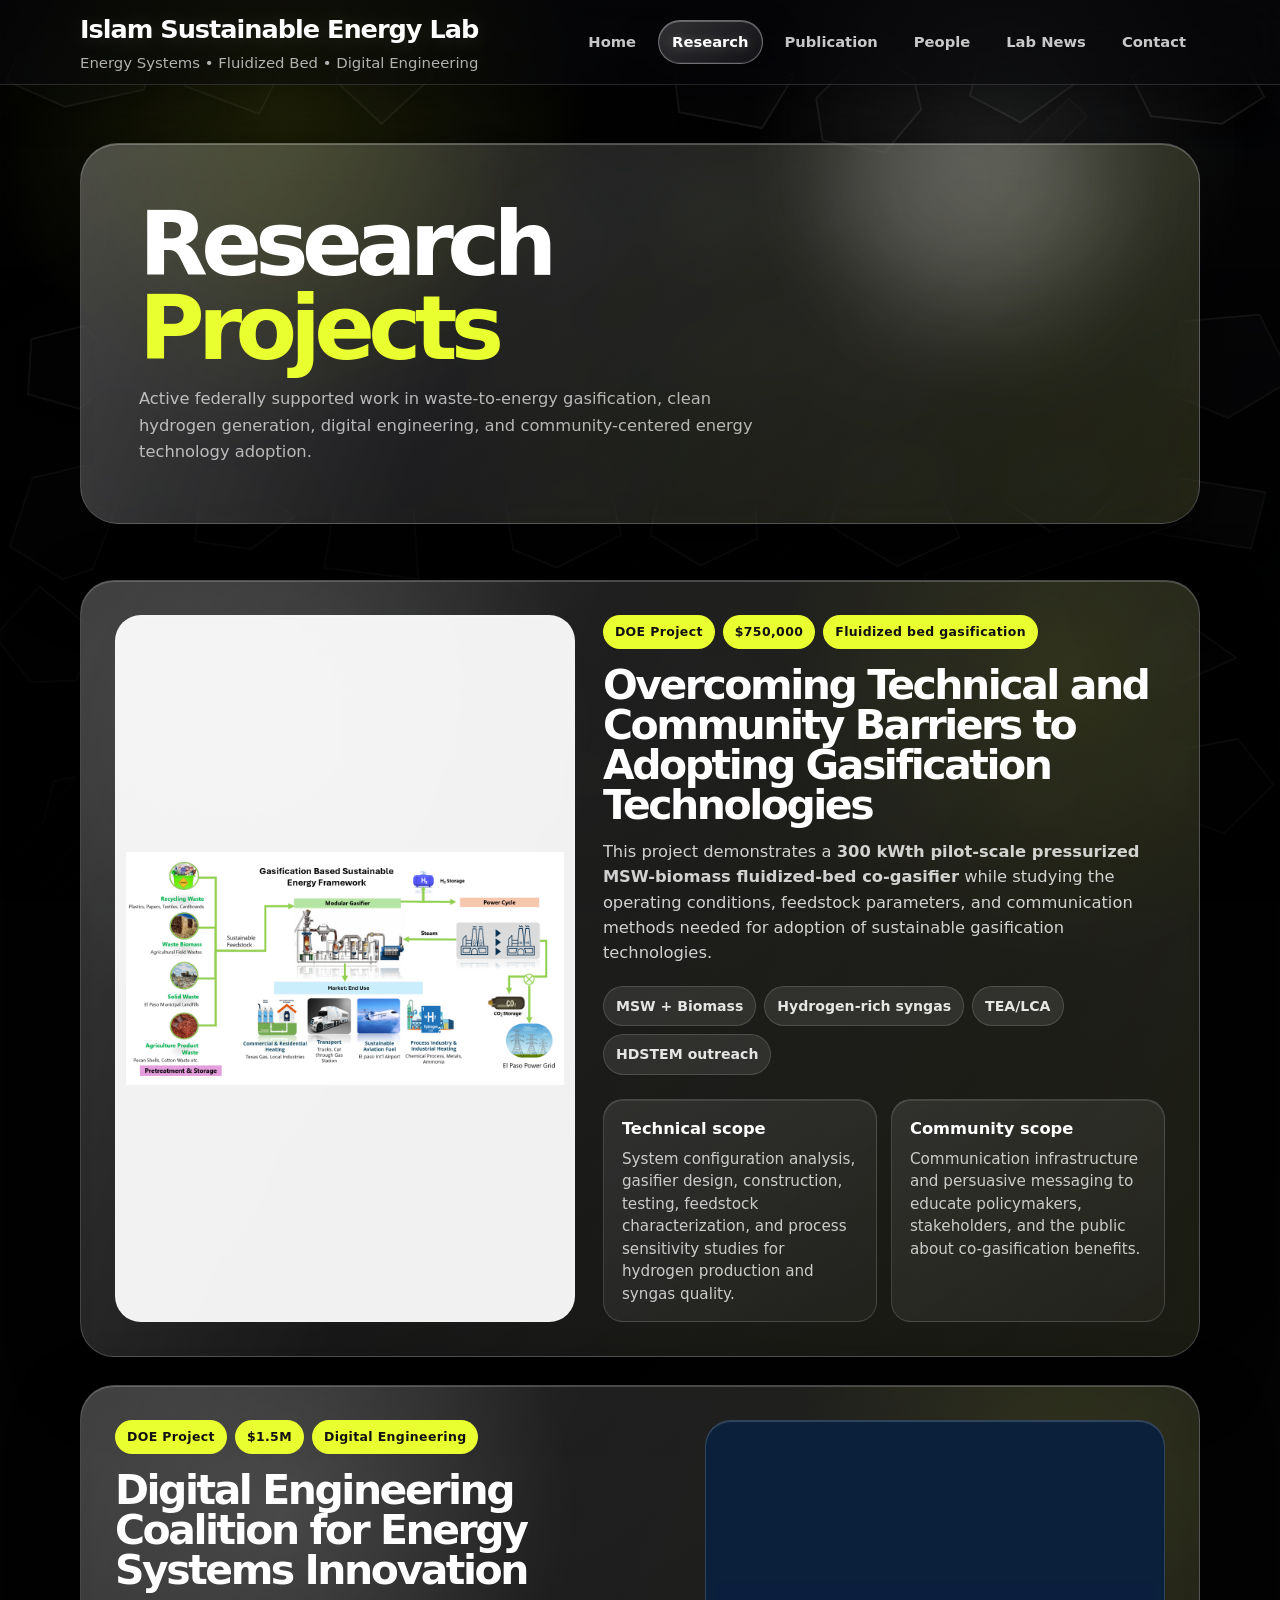
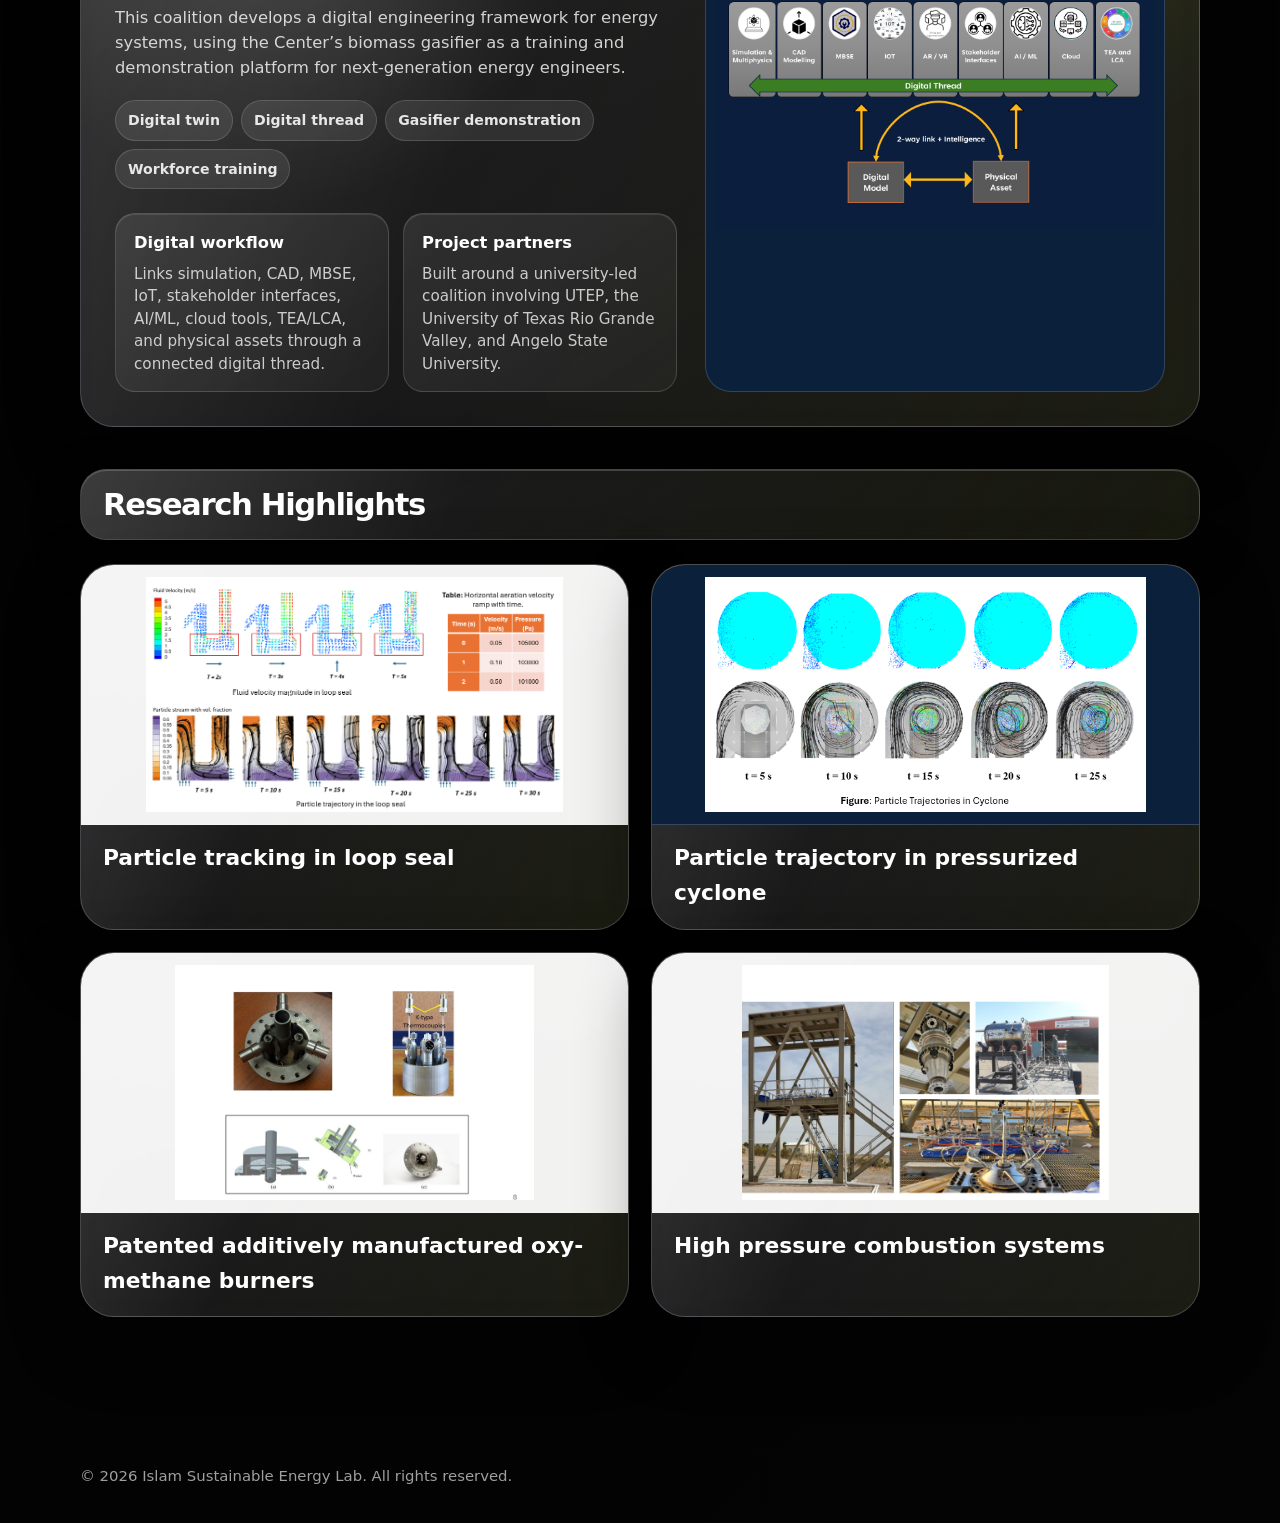
<file: research.html>
<!DOCTYPE html>
<html lang="en">
<head>
  <meta charset="UTF-8" />
  <meta name="viewport" content="width=device-width, initial-scale=1.0" />
  <title>Research | Islam Sustainable Energy Lab</title>
  <link rel="stylesheet" href="assets/style.css" />
</head>
<body>
  <header>
    <div class="container nav">
      <a class="brand" href="index.html">
        <h1>Islam Sustainable Energy Lab</h1>
        <p>Energy Systems • Fluidized Bed • Digital Engineering</p>
      </a>
      <nav>
        <ul>
          <li><a href="index.html">Home</a></li>
          <li><a href="research.html" class="active">Research</a></li>
          <li><a href="publications.html">Publication</a></li>
          <li><a href="people.html">People</a></li>
          <li><a href="lab-news.html">Lab News</a></li>
          <li><a href="contact.html">Contact</a></li>
        </ul>
      </nav>
    </div>
  </header>

  <main>
    <section class="page-hero research-hero">
      <div class="container hero-card hero-card-simple">
        <div class="hero-copy">
          <h2>Research <span>Projects</span></h2>
          <p>Active federally supported work in waste-to-energy gasification, clean hydrogen generation, digital engineering, and community-centered energy technology adoption.</p>
        </div>
      </div>
    </section>

    <section class="research-section">
      <div class="container research-feature-grid">
        <article class="research-project-card touch-card">
          <div class="research-image-wrap">
            <img src="assets/projects/HDSTEM D.png" alt="Gasification based sustainable energy framework" />
          </div>
          <div class="research-project-copy">
            <div class="research-label-row">
              <span>DOE Project</span>
              <span>$750,000</span>
              <span>Fluidized bed gasification</span>
            </div>
            <h3>Overcoming Technical and Community Barriers to Adopting Gasification Technologies</h3>
            <p>This project demonstrates a <strong>300 kWth pilot-scale pressurized MSW-biomass fluidized-bed co-gasifier</strong> while studying the operating conditions, feedstock parameters, and communication methods needed for adoption of sustainable gasification technologies.</p>
            <div class="research-pill-row">
              <span>MSW + Biomass</span>
              <span>Hydrogen-rich syngas</span>
              <span>TEA/LCA</span>
              <span>HDSTEM outreach</span>
            </div>
            <div class="research-detail-grid">
              <div>
                <h4>Technical scope</h4>
                <p>System configuration analysis, gasifier design, construction, testing, feedstock characterization, and process sensitivity studies for hydrogen production and syngas quality.</p>
              </div>
              <div>
                <h4>Community scope</h4>
                <p>Communication infrastructure and persuasive messaging to educate policymakers, stakeholders, and the public about co-gasification benefits.</p>
              </div>
            </div>
          </div>
        </article>

        <article class="research-project-card touch-card reverse-card">
          <div class="research-image-wrap dark-image-wrap">
            <img src="assets/projects/DT Diagram 1.png" alt="Digital thread and digital twin framework" />
          </div>
          <div class="research-project-copy">
            <div class="research-label-row">
              <span>DOE Project</span>
              <span>$1.5M</span>
              <span>Digital Engineering</span>
            </div>
            <h3>Digital Engineering Coalition for Energy Systems Innovation</h3>
            <p>This coalition develops a digital engineering framework for energy systems, using the Center’s biomass gasifier as a training and demonstration platform for next-generation energy engineers.</p>
            <div class="research-pill-row">
              <span>Digital twin</span>
              <span>Digital thread</span>
              <span>Gasifier demonstration</span>
              <span>Workforce training</span>
            </div>
            <div class="research-detail-grid">
              <div>
                <h4>Digital workflow</h4>
                <p>Links simulation, CAD, MBSE, IoT, stakeholder interfaces, AI/ML, cloud tools, TEA/LCA, and physical assets through a connected digital thread.</p>
              </div>
              <div>
                <h4>Project partners</h4>
                <p>Built around a university-led coalition involving UTEP, the University of Texas Rio Grande Valley, and Angelo State University.</p>
              </div>
            </div>
          </div>
        </article>
      </div>
    </section>

    <section class="research-section research-gallery-section">
      <div class="container">
        <div class="section-title-card research-title-card">
          <h3>Research Highlights</h3>
        </div>
        <div class="research-gallery-grid research-highlights-grid">
          <article class="research-gallery-card research-highlight-card touch-card">
            <img src="assets/projects/cyclone1.png" alt="Particle tracking in loop seal" />
            <div>
              <h4>Particle tracking in loop seal</h4>
            </div>
          </article>
          <article class="research-gallery-card research-highlight-card touch-card">
            <img src="assets/projects/cyclone.png" alt="Particle trajectory in pressurized cyclone" />
            <div>
              <h4>Particle trajectory in pressurized cyclone</h4>
            </div>
          </article>
          <article class="research-gallery-card research-highlight-card touch-card">
            <img src="assets/projects/2.png" alt="Patented additively manufactured oxy-methane burners" />
            <div>
              <h4>Patented additively manufactured oxy-methane burners</h4>
            </div>
          </article>
          <article class="research-gallery-card research-highlight-card touch-card">
            <img src="assets/projects/1.png" alt="High pressure combustion systems" />
            <div>
              <h4>High pressure combustion systems</h4>
            </div>
          </article>
        </div>
      </div>
    </section>
  </main>

  <footer>
    <div class="container">© 2026 Islam Sustainable Energy Lab. All rights reserved.</div>
  </footer>
</body>
</html>
</file>
<file: assets/style.css>
:root {
  --bg: #050506;
  --panel: rgba(255, 255, 255, 0.105);
  --panel-strong: rgba(255, 255, 255, 0.15);
  --panel-soft: rgba(255, 255, 255, 0.07);
  --border: rgba(255, 255, 255, 0.24);
  --text: rgba(255, 255, 255, 0.92);
  --muted: rgba(255, 255, 255, 0.68);
  --accent: #eaff2f;
  --shadow: 0 28px 90px rgba(0, 0, 0, 0.55);
}

* { box-sizing: border-box; }
html { scroll-behavior: smooth; }
body {
  margin: 0;
  min-height: 100vh;
  color: var(--text);
  font-family: Inter, ui-sans-serif, system-ui, -apple-system, BlinkMacSystemFont, "Segoe UI", Arial, sans-serif;
  line-height: 1.6;
  background:
    linear-gradient(135deg, rgba(0,0,0,0.78), rgba(0,0,0,0.30)),
    url("black-tile-bg.svg") center / cover fixed no-repeat,
    var(--bg);
  overflow-x: hidden;
}

body::before {
  content: "";
  position: fixed;
  inset: 0;
  pointer-events: none;
  background:
    radial-gradient(circle at 22% 11%, rgba(234,255,47,0.13), transparent 24%),
    radial-gradient(circle at 78% 16%, rgba(255,255,255,0.11), transparent 20%),
    linear-gradient(180deg, rgba(0,0,0,0.12), rgba(0,0,0,0.84));
  z-index: -1;
}

body::after {
  content: "";
  position: fixed;
  inset: 0;
  pointer-events: none;
  background-image:
    linear-gradient(rgba(255,255,255,0.03) 1px, transparent 1px),
    linear-gradient(90deg, rgba(255,255,255,0.03) 1px, transparent 1px);
  background-size: 56px 56px;
  mask-image: linear-gradient(to bottom, rgba(0,0,0,0.34), transparent 74%);
  z-index: -1;
}

.container {
  width: min(1120px, calc(100% - 40px));
  margin: 0 auto;
}

header {
  position: sticky;
  top: 0;
  z-index: 20;
  border-bottom: 1px solid rgba(255,255,255,0.14);
  background: rgba(8, 8, 11, 0.58);
  backdrop-filter: blur(20px) saturate(145%);
  -webkit-backdrop-filter: blur(20px) saturate(145%);
  box-shadow: 0 16px 45px rgba(0,0,0,0.32);
}

.nav {
  min-height: 84px;
  display: flex;
  align-items: center;
  justify-content: space-between;
  gap: 28px;
}

.brand {
  color: inherit;
  text-decoration: none;
  display: block;
}

.brand h1 {
  margin: 0;
  font-size: clamp(1.55rem, 2vw, 2.25rem);
  letter-spacing: -0.04em;
  color: #ffffff;
  text-shadow: 0 2px 22px rgba(255,255,255,0.16);
}

.brand p {
  margin: 2px 0 0;
  color: var(--muted);
  font-size: 0.93rem;
}

nav ul {
  list-style: none;
  display: flex;
  flex-wrap: wrap;
  justify-content: flex-end;
  gap: 8px;
  margin: 0;
  padding: 0;
}

nav a {
  display: inline-flex;
  align-items: center;
  justify-content: center;
  color: rgba(255,255,255,0.78);
  text-decoration: none;
  font-weight: 700;
  font-size: 0.92rem;
  padding: 9px 13px;
  border: 1px solid transparent;
  border-radius: 999px;
  transition: 0.22s ease;
}

nav a:hover,
nav a.active {
  color: #ffffff;
  background: linear-gradient(145deg, rgba(255,255,255,0.18), rgba(255,255,255,0.055));
  border-color: rgba(255,255,255,0.34);
  backdrop-filter: blur(16px) saturate(165%);
  -webkit-backdrop-filter: blur(16px) saturate(165%);
  box-shadow:
    0 16px 42px rgba(0,0,0,0.34),
    inset 0 1px 0 rgba(255,255,255,0.28),
    inset 0 -1px 0 rgba(255,255,255,0.08);
  text-shadow: 0 1px 12px rgba(255,255,255,0.22);
}

nav a.active {
  color: #ffffff;
}

main {
  padding: 58px 0 72px;
}

.page-hero {
  padding: 0 0 24px;
}

.hero-card {
  position: relative;
  padding: clamp(30px, 5vw, 58px);
  border-radius: 38px;
  overflow: hidden;
  display: flex;
  align-items: flex-end;
  justify-content: space-between;
  gap: 24px;
  background: linear-gradient(145deg, rgba(255,255,255,0.17), rgba(255,255,255,0.055));
  border: 1px solid var(--border);
  backdrop-filter: blur(22px) saturate(160%);
  -webkit-backdrop-filter: blur(22px) saturate(160%);
  box-shadow: var(--shadow), inset 0 1px 0 rgba(255,255,255,0.24);
}

.hero-card::before {
  content: "";
  position: absolute;
  width: 260px;
  height: 260px;
  top: -95px;
  right: 9%;
  border-radius: 50%;
  background: rgba(255,255,255,0.18);
  filter: blur(52px);
}

.hero-card::after {
  content: "";
  position: absolute;
  inset: 0;
  background: linear-gradient(110deg, rgba(255,255,255,0.12), transparent 36%, rgba(234,255,47,0.08));
  pointer-events: none;
}

.hero-copy,
.hero-chip {
  position: relative;
  z-index: 1;
}

.eyebrow {
  display: inline-flex;
  align-items: center;
  gap: 10px;
  margin-bottom: 14px;
  color: rgba(255,255,255,0.84);
  font-size: 0.9rem;
  font-weight: 700;
  letter-spacing: 0.1em;
  text-transform: uppercase;
}

.eyebrow::before {
  content: "";
  width: 12px;
  height: 12px;
  border-radius: 50%;
  background: var(--accent);
  box-shadow: 0 0 22px rgba(234,255,47,0.28);
}

.page-hero h2 {
  margin: 0;
  max-width: 720px;
  color: #fff;
  font-size: clamp(2.7rem, 7vw, 5.8rem);
  line-height: 0.94;
  letter-spacing: -0.075em;
  font-weight: 860;
}

.page-hero h2 span { color: var(--accent); }

.page-hero p {
  max-width: 650px;
  margin: 16px 0 0;
  color: var(--muted);
  font-size: 1.02rem;
}

.hero-chip {
  min-width: 220px;
  padding: 22px 24px;
  border-radius: 24px;
  background: linear-gradient(145deg, rgba(255,255,255,0.09), rgba(255,255,255,0.04));
  border: 1px solid rgba(255,255,255,0.16);
  box-shadow: inset 0 1px 0 rgba(255,255,255,0.15);
  text-align: right;
}

.chip-label {
  color: #fff;
  font-weight: 800;
  font-size: 1.04rem;
}

.chip-sub {
  color: var(--muted);
  font-size: 0.92rem;
  margin-top: 4px;
}

.content-section { padding-top: 0; }

.pub-box {
  position: relative;
  margin-top: 22px;
  padding: clamp(22px, 3vw, 34px);
  border-radius: 30px;
  background: linear-gradient(145deg, rgba(255,255,255,0.14), rgba(255,255,255,0.05));
  border: 1px solid rgba(255,255,255,0.22);
  backdrop-filter: blur(18px) saturate(145%);
  -webkit-backdrop-filter: blur(18px) saturate(145%);
  box-shadow: 0 22px 70px rgba(0,0,0,0.46), inset 0 1px 0 rgba(255,255,255,0.20);
  overflow: hidden;
}

.pub-box::before {
  content: "";
  position: absolute;
  inset: 0;
  border-radius: inherit;
  background: linear-gradient(110deg, rgba(255,255,255,0.14), transparent 36%, rgba(234,255,47,0.06));
  pointer-events: none;
}

.pub-box > * { position: relative; z-index: 1; }

.second-box { margin-top: 26px; }

.card-heading {
  display: inline-flex;
  align-items: center;
  gap: 10px;
  margin: 0 0 18px;
  color: #ffffff;
  font-size: clamp(1.15rem, 1.5vw, 1.35rem);
  font-weight: 850;
  letter-spacing: -0.03em;
}

.card-heading::before {
  content: "";
  width: 11px;
  height: 11px;
  border-radius: 50%;
  background: var(--accent);
  box-shadow: 0 0 20px rgba(234,255,47,0.24);
}

.pub-box ul {
  list-style: square;
  padding-left: 22px;
  margin: 8px 0 0;
}

.pub-box li {
  margin-bottom: 16px;
  line-height: 1.58;
  color: rgba(255,255,255,0.88);
}

.pub-title {
  font-weight: 700;
  color: #ffffff;
}

.pub-venue {
  font-style: italic;
  font-weight: 650;
  color: rgba(255,255,255,0.96);
}

.pub-link {
  color: inherit;
  text-decoration: none;
}

.pub-link:hover .pub-title {
  color: var(--accent);
}

footer {
  padding: 18px 0 34px;
  color: rgba(255,255,255,0.62);
  font-size: 0.93rem;
}

@media (max-width: 860px) {
  .nav {
    align-items: flex-start;
    flex-direction: column;
    justify-content: center;
    padding: 16px 0;
  }

  nav ul {
    justify-content: flex-start;
  }

  .hero-card {
    flex-direction: column;
    align-items: flex-start;
  }

  .hero-chip {
    width: 100%;
    text-align: left;
  }
}

@media (max-width: 560px) {
  .container {
    width: min(1120px, calc(100% - 24px));
  }

  .page-hero h2 {
    font-size: clamp(2.35rem, 14vw, 4rem);
  }

  nav a {
    font-size: 0.88rem;
    padding: 8px 12px;
  }
}


.hero-card-simple {
  display: block;
}

.hero-card-simple .hero-copy {
  max-width: 760px;
}

.hero-card-simple .page-hero p,
.hero-card-simple .hero-chip {
  display: none;
}

.pub-year-group + .pub-year-group {
  margin-top: 28px;
}

.pub-year {
  display: inline-flex;
  align-items: center;
  gap: 10px;
  margin: 4px 0 8px;
  padding: 7px 14px;
  border-radius: 999px;
  color: #ffffff;
  font-weight: 800;
  font-size: 0.95rem;
  letter-spacing: 0.04em;
  background: linear-gradient(145deg, rgba(255,255,255,0.14), rgba(255,255,255,0.05));
  border: 1px solid rgba(255,255,255,0.22);
  box-shadow: inset 0 1px 0 rgba(255,255,255,0.18);
}

.pub-year::before {
  content: "";
  width: 9px;
  height: 9px;
  border-radius: 50%;
  background: var(--accent);
  box-shadow: 0 0 18px rgba(234,255,47,0.24);
}

.pub-year-group ul {
  margin-top: 10px;
}

/* People page */
.people-hero .hero-card {
  margin-bottom: 8px;
}

.team-section {
  padding: 24px 0 14px;
}

.section-title-card {
  position: relative;
  display: flex;
  align-items: center;
  gap: 14px;
  margin: 0 0 22px;
  padding: 18px 22px;
  border-radius: 26px;
  background: linear-gradient(145deg, rgba(255,255,255,0.13), rgba(255,255,255,0.045));
  border: 1px solid rgba(255,255,255,0.2);
  backdrop-filter: blur(18px) saturate(145%);
  -webkit-backdrop-filter: blur(18px) saturate(145%);
  box-shadow: 0 16px 48px rgba(0,0,0,0.36), inset 0 1px 0 rgba(255,255,255,0.18);
  overflow: hidden;
}

.section-title-card::after {
  content: "";
  position: absolute;
  inset: 0;
  background: linear-gradient(110deg, rgba(255,255,255,0.12), transparent 34%, rgba(234,255,47,0.05));
  pointer-events: none;
}

.section-title-card span,
.section-title-card h3 {
  position: relative;
  z-index: 1;
}

.section-title-card span {
  display: inline-flex;
  width: 42px;
  height: 42px;
  align-items: center;
  justify-content: center;
  border-radius: 50%;
  color: #111;
  background: var(--accent);
  font-weight: 900;
  box-shadow: 0 0 28px rgba(234,255,47,0.22);
}

.section-title-card h3 {
  margin: 0;
  color: #fff;
  font-size: clamp(1.35rem, 2.4vw, 2.1rem);
  line-height: 1.08;
  letter-spacing: -0.045em;
}

.team-grid {
  display: grid;
  grid-template-columns: repeat(2, minmax(0, 1fr));
  gap: 22px;
}

.team-grid.single-row {
  grid-template-columns: minmax(0, 1fr);
  max-width: 680px;
}

.person-card {
  position: relative;
  min-height: 360px;
  display: grid;
  grid-template-columns: minmax(170px, 0.72fr) minmax(0, 1.28fr);
  gap: 22px;
  align-items: center;
  padding: 24px;
  border-radius: 30px;
  background: linear-gradient(145deg, rgba(255,255,255,0.145), rgba(255,255,255,0.055));
  border: 1px solid rgba(255,255,255,0.22);
  backdrop-filter: blur(18px) saturate(145%);
  -webkit-backdrop-filter: blur(18px) saturate(145%);
  box-shadow: 0 22px 70px rgba(0,0,0,0.46), inset 0 1px 0 rgba(255,255,255,0.20);
  overflow: hidden;
  transition: transform 0.24s ease, border-color 0.24s ease, box-shadow 0.24s ease;
}

.person-card::before {
  content: "";
  position: absolute;
  inset: 0;
  background: radial-gradient(circle at 22% 18%, rgba(255,255,255,0.14), transparent 30%), linear-gradient(110deg, rgba(255,255,255,0.10), transparent 38%, rgba(234,255,47,0.05));
  pointer-events: none;
}

.person-card:hover {
  transform: translateY(-6px);
  border-color: rgba(255,255,255,0.36);
  box-shadow: 0 28px 80px rgba(0,0,0,0.55), inset 0 1px 0 rgba(255,255,255,0.24);
}

.person-image-wrap,
.person-info {
  position: relative;
  z-index: 1;
}

.person-image-wrap {
  height: 280px;
  display: flex;
  align-items: flex-end;
  justify-content: center;
  border-radius: 24px;
  background: linear-gradient(145deg, rgba(255,255,255,0.10), rgba(255,255,255,0.035));
  border: 1px solid rgba(255,255,255,0.14);
  overflow: hidden;
}

.person-image-wrap img {
  width: 100%;
  height: 100%;
  object-fit: contain;
  object-position: center bottom;
  filter: drop-shadow(0 18px 28px rgba(0,0,0,0.45));
}

.person-info h4 {
  margin: 0 0 8px;
  color: #fff;
  font-size: clamp(1.55rem, 2.7vw, 2.45rem);
  line-height: 1;
  letter-spacing: -0.055em;
}

.person-role {
  margin: 0;
  color: rgba(255,255,255,0.82);
  font-size: 1.05rem;
  font-style: italic;
}

.email {
  margin: 2px 0 22px;
  color: rgba(255,255,255,0.72);
  font-size: 0.96rem;
  word-break: break-word;
}

.email strong {
  color: rgba(255,255,255,0.92);
}

.person-info h5 {
  display: inline-flex;
  margin: 0 0 8px;
  color: #fff;
  font-size: 1rem;
  font-weight: 850;
}

.person-info ul {
  margin: 8px 0 0;
  padding-left: 20px;
  color: rgba(255,255,255,0.82);
}

.person-info li {
  margin-bottom: 6px;
}

.alumni-grid {
  grid-template-columns: repeat(3, minmax(0, 1fr));
}

.alumni-card {
  min-height: 320px;
  grid-template-columns: 1fr;
  text-align: center;
}

.alumni-card .person-image-wrap {
  width: min(230px, 100%);
  height: 190px;
  margin: 0 auto;
}

.alumni-card .person-info ul {
  display: inline-block;
  text-align: left;
}

.initials {
  align-items: center;
  justify-content: center;
  color: #111;
  background: linear-gradient(145deg, rgba(234,255,47,0.98), rgba(234,255,47,0.62));
  font-size: 2.2rem;
  font-weight: 900;
  letter-spacing: -0.05em;
  text-shadow: none;
}

@media (max-width: 980px) {
  .team-grid,
  .alumni-grid {
    grid-template-columns: 1fr;
  }

  .team-grid.single-row {
    max-width: none;
  }
}

@media (max-width: 650px) {
  .person-card {
    grid-template-columns: 1fr;
    min-height: unset;
  }

  .person-image-wrap {
    height: 260px;
  }

  .section-title-card {
    align-items: flex-start;
  }
}

.person-info h5 {
  border-bottom: none !important;
  text-decoration: none;
}


/* Alignment update for people cards */
.person-card {
  align-items: stretch;
  min-height: 390px;
}

.person-info {
  display: grid;
  grid-template-rows: 78px 30px 48px 34px minmax(0, 1fr);
  align-content: start;
  min-width: 0;
}

.person-info h4 {
  align-self: end;
  margin: 0;
}

.person-role {
  align-self: start;
  margin: 2px 0 0;
}

.email {
  align-self: start;
  margin: 0;
  min-height: 42px;
}

.person-info h5 {
  align-self: end;
  margin: 0;
}

.person-info ul {
  margin: 10px 0 0;
}

.alumni-card {
  min-height: 408px;
  display: grid;
  grid-template-rows: 190px 1fr;
  align-items: start;
}

.alumni-card .person-image-wrap {
  width: min(230px, 100%);
  height: 190px;
  margin: 0 auto;
  align-self: start;
}

.alumni-card .person-info {
  width: 100%;
  display: grid;
  grid-template-rows: 78px 30px 48px 34px minmax(0, 1fr);
  align-content: start;
  text-align: center;
}

.alumni-card .person-info h4 {
  align-self: end;
  margin: 0;
}

.alumni-card .person-info h5 {
  align-self: end;
  justify-self: center;
  margin: 0;
}

.alumni-card .person-info ul {
  align-self: start;
  margin-top: 10px;
}

.alumni-card .person-info li {
  text-align: left;
}

.empty-meta {
  visibility: hidden;
}

@media (max-width: 650px) {
  .person-info,
  .alumni-card .person-info {
    grid-template-rows: auto auto auto auto auto;
  }

  .alumni-card {
    grid-template-rows: auto auto;
    min-height: unset;
  }
}


/* Faculty profile card */
.faculty-section {
  padding-top: 22px;
}

.faculty-card {
  position: relative;
  display: grid;
  grid-template-columns: minmax(190px, 0.35fr) minmax(0, 1fr);
  gap: 28px;
  align-items: center;
  padding: clamp(24px, 3vw, 36px);
  border-radius: 34px;
  background: linear-gradient(145deg, rgba(255,255,255,0.145), rgba(255,255,255,0.055));
  border: 1px solid rgba(255,255,255,0.22);
  backdrop-filter: blur(18px) saturate(145%);
  -webkit-backdrop-filter: blur(18px) saturate(145%);
  box-shadow: 0 22px 70px rgba(0,0,0,0.46), inset 0 1px 0 rgba(255,255,255,0.20);
  overflow: hidden;
}

.faculty-card::before {
  content: "";
  position: absolute;
  inset: 0;
  background:
    radial-gradient(circle at 18% 28%, rgba(234,255,47,0.12), transparent 28%),
    radial-gradient(circle at 78% 10%, rgba(255,255,255,0.12), transparent 25%),
    linear-gradient(110deg, rgba(255,255,255,0.10), transparent 38%, rgba(234,255,47,0.05));
  pointer-events: none;
}

.faculty-avatar,
.faculty-main {
  position: relative;
  z-index: 1;
}

.faculty-avatar {
  width: min(220px, 100%);
  aspect-ratio: 1 / 1;
  margin: 0 auto;
  border-radius: 32px;
  color: #111;
  background:
    radial-gradient(circle at 28% 22%, rgba(255,255,255,0.70), transparent 22%),
    linear-gradient(145deg, rgba(234,255,47,0.98), rgba(160,180,22,0.82));
  display: grid;
  place-items: center;
  font-size: clamp(2.6rem, 5vw, 4.4rem);
  font-weight: 950;
  letter-spacing: -0.08em;
  box-shadow:
    0 24px 58px rgba(0,0,0,0.45),
    inset 0 1px 0 rgba(255,255,255,0.35);
  text-shadow: none;
}

.faculty-main h4 {
  margin: 0 0 10px;
  color: #ffffff;
  font-size: clamp(2rem, 4vw, 3.6rem);
  line-height: 0.98;
  letter-spacing: -0.065em;
}

.faculty-meta-row {
  display: flex;
  flex-wrap: wrap;
  gap: 8px 22px;
  margin-bottom: 22px;
}

.faculty-meta-row .person-role,
.faculty-meta-row .email {
  margin: 0;
  min-height: unset;
}

.faculty-highlight-grid {
  display: grid;
  grid-template-columns: repeat(2, minmax(0, 1fr));
  gap: 14px;
}

.faculty-highlight {
  padding: 16px 18px;
  border-radius: 20px;
  background: linear-gradient(145deg, rgba(255,255,255,0.095), rgba(255,255,255,0.035));
  border: 1px solid rgba(255,255,255,0.14);
  box-shadow: inset 0 1px 0 rgba(255,255,255,0.10);
}

.faculty-highlight h5 {
  margin: 0 0 6px;
  color: #ffffff;
  font-size: 1rem;
  font-weight: 850;
}

.faculty-highlight p {
  margin: 0;
  color: rgba(255,255,255,0.78);
  line-height: 1.48;
}

@media (max-width: 860px) {
  .faculty-card {
    grid-template-columns: 1fr;
  }

  .faculty-highlight-grid {
    grid-template-columns: 1fr;
  }

  .faculty-main h4 {
    text-align: center;
  }

  .faculty-meta-row {
    justify-content: center;
    text-align: center;
  }
}

/* Professor profile update */
.faculty-card {
  transition: transform 0.24s ease, border-color 0.24s ease, box-shadow 0.24s ease;
  cursor: pointer;
  -webkit-tap-highlight-color: transparent;
}

.faculty-card:hover,
.faculty-card:focus-within,
.faculty-card:active {
  transform: translateY(-6px);
  border-color: rgba(255,255,255,0.36);
  box-shadow: 0 28px 80px rgba(0,0,0,0.55), inset 0 1px 0 rgba(255,255,255,0.24);
}

.faculty-photo {
  background: linear-gradient(145deg, rgba(255,255,255,0.10), rgba(255,255,255,0.035));
  overflow: hidden;
  padding: 0;
  align-self: center;
}

.faculty-photo img {
  width: 100%;
  height: 100%;
  object-fit: contain;
  object-position: center bottom;
  filter: drop-shadow(0 18px 30px rgba(0,0,0,0.45));
}

.faculty-focus-only {
  grid-template-columns: 1fr;
}

.faculty-focus-only .faculty-highlight {
  min-height: 132px;
}


/* Final people page adjustments */
.person-info li {
  line-height: 1.24;
  margin-bottom: 6px;
}

.alumni-card .person-info h5 {
  justify-self: start;
  text-align: left;
}

.alumni-card .person-info ul {
  justify-self: start;
  display: block;
  text-align: left;
}


/* Contact page */
.contact-hero .hero-card {
  margin-bottom: 8px;
}

.contact-section {
  padding: 24px 0 28px;
}

.contact-layout {
  display: grid;
  grid-template-columns: repeat(2, minmax(0, 1fr));
  gap: 24px;
}

.contact-card {
  position: relative;
  min-height: 360px;
  padding: clamp(24px, 3vw, 36px);
  border-radius: 34px;
  background: linear-gradient(145deg, rgba(255,255,255,0.145), rgba(255,255,255,0.055));
  border: 1px solid rgba(255,255,255,0.22);
  backdrop-filter: blur(18px) saturate(145%);
  -webkit-backdrop-filter: blur(18px) saturate(145%);
  box-shadow: 0 22px 70px rgba(0,0,0,0.46), inset 0 1px 0 rgba(255,255,255,0.20);
  overflow: hidden;
  transition: transform 0.24s ease, border-color 0.24s ease, box-shadow 0.24s ease;
}

.contact-card::before {
  content: "";
  position: absolute;
  inset: 0;
  background:
    radial-gradient(circle at 18% 20%, rgba(255,255,255,0.14), transparent 28%),
    radial-gradient(circle at 88% 12%, rgba(234,255,47,0.08), transparent 24%),
    linear-gradient(110deg, rgba(255,255,255,0.10), transparent 38%, rgba(234,255,47,0.05));
  pointer-events: none;
}

.contact-card:hover,
.contact-card:focus-within,
.contact-card:active {
  transform: translateY(-6px);
  border-color: rgba(255,255,255,0.36);
  box-shadow: 0 28px 80px rgba(0,0,0,0.55), inset 0 1px 0 rgba(255,255,255,0.24);
}

.contact-card-content,
.logo-box,
.contact-detail-list {
  position: relative;
  z-index: 1;
}

.professor-contact-card {
  grid-column: 1 / -1;
  min-height: 300px;
  display: flex;
  align-items: center;
}

.contact-kicker {
  display: inline-flex;
  align-items: center;
  gap: 10px;
  margin: 0 0 12px;
  color: rgba(255,255,255,0.76);
  font-size: 0.88rem;
  font-weight: 800;
  letter-spacing: 0.1em;
  text-transform: uppercase;
}

.contact-kicker::before {
  content: "";
  width: 11px;
  height: 11px;
  border-radius: 50%;
  background: var(--accent);
  box-shadow: 0 0 18px rgba(234,255,47,0.24);
}

.contact-card h3 {
  margin: 0 0 8px;
  color: #ffffff;
  font-size: clamp(1.7rem, 3vw, 3rem);
  line-height: 1.02;
  letter-spacing: -0.055em;
}

.contact-role {
  margin: 0 0 24px;
  color: rgba(255,255,255,0.80);
  font-size: 1.05rem;
}

.contact-detail-list p {
  margin: 0 0 7px;
  color: rgba(255,255,255,0.80);
  font-size: 1rem;
  line-height: 1.36;
}

.contact-detail-list strong {
  color: rgba(255,255,255,0.96);
}

.contact-detail-list a {
  color: #ffffff;
  text-decoration: none;
  border-bottom: 1px solid rgba(234,255,47,0.45);
}

.contact-detail-list a:hover {
  color: var(--accent);
}

.logo-contact-card {
  display: grid;
  grid-template-rows: 150px 1fr;
  gap: 22px;
  align-items: start;
}

.logo-box {
  width: 100%;
  height: 150px;
  display: flex;
  align-items: center;
  justify-content: center;
  border-radius: 26px;
  background: linear-gradient(145deg, rgba(255,255,255,0.12), rgba(255,255,255,0.04));
  border: 1px solid rgba(255,255,255,0.16);
  box-shadow: inset 0 1px 0 rgba(255,255,255,0.12);
  overflow: hidden;
  padding: 20px;
}

.logo-box img {
  max-width: 100%;
  max-height: 100%;
  object-fit: contain;
  filter: drop-shadow(0 14px 24px rgba(0,0,0,0.36));
}

.utep-logo-box img {
  max-height: 110px;
}

.ac-logo-box {
  background: rgba(255,255,255,0.92);
}

.ac-logo-box img {
  filter: none;
}

.aerospace-contact-card h3 {
  font-size: clamp(1.45rem, 2.3vw, 2.2rem);
  margin-bottom: 4px;
}

@media (max-width: 860px) {
  .contact-layout {
    grid-template-columns: 1fr;
  }

  .professor-contact-card {
    grid-column: auto;
  }
}


/* Contact page refinements */
.contact-section-topless {
  padding-top: 44px;
}

.contact-kicker {
  gap: 0;
}

.contact-kicker::before {
  display: none;
}

.white-logo-box {
  background: rgba(255,255,255,0.96);
}

.utep-contact-card .logo-box {
  padding: 10px 18px;
}

.utep-logo-box img {
  max-height: 132px;
  width: auto;
}

.institution-details p,
.institution-details h3 {
  text-align: left;
}

.utep-contact-card .institution-details p:first-child {
  margin-bottom: 10px;
}

.utep-contact-card .institution-details p:nth-child(2),
.utep-contact-card .institution-details p:nth-child(3) {
  font-size: 1.08rem;
  color: rgba(255,255,255,0.96);
  margin-bottom: 4px;
}

.utep-contact-card .institution-details p:nth-child(4) {
  margin-bottom: 10px;
}


/* Contact left card typography match */
.utep-institution-details h3 {
  font-size: clamp(1.45rem, 2.3vw, 2.2rem);
  margin: 0 0 4px;
  color: #ffffff;
  line-height: 1.02;
  letter-spacing: -0.055em;
  text-align: left;
}

.utep-institution-details p {
  font-size: 1rem;
  line-height: 1.36;
}

.utep-institution-details p:first-of-type {
  font-size: 1rem;
  color: rgba(255,255,255,0.96);
  margin-bottom: 10px;
}

/* Home page */
.home-page {
  color: #071229;
  background: #f4f7fb;
}

.home-page::before,
.home-page::after {
  display: none;
}

.home-header {
  background: rgba(244, 247, 251, 0.86);
  border-bottom: 1px solid rgba(15, 23, 42, 0.10);
  box-shadow: 0 12px 36px rgba(15, 23, 42, 0.06);
}

.home-page .brand h1,
.home-page .brand p,
.home-page nav a {
  color: #071229;
  text-shadow: none;
}

.home-page nav a:hover,
.home-page nav a.active {
  color: #071229;
  background: rgba(255, 255, 255, 0.82);
  border-color: rgba(15, 23, 42, 0.12);
  box-shadow: 0 12px 28px rgba(15, 23, 42, 0.10);
  backdrop-filter: blur(14px);
  -webkit-backdrop-filter: blur(14px);
}

.home-main {
  padding: 22px 0 70px;
}

.home-hero {
  display: grid;
  grid-template-columns: minmax(0, 1.2fr) minmax(340px, 0.88fr);
  gap: 44px;
  align-items: start;
  padding-top: 6px;
}

.home-hero-copy h2 {
  margin: 0;
  color: #0b1328;
  font-size: clamp(3.4rem, 7vw, 5.2rem);
  line-height: 0.96;
  letter-spacing: -0.065em;
  font-weight: 900;
}

.home-hero-copy p {
  max-width: 650px;
  margin: 26px 0 0;
  color: #22324d;
  font-size: 1.05rem;
  line-height: 1.6;
}

.home-actions {
  display: flex;
  gap: 14px;
  flex-wrap: wrap;
  margin-top: 30px;
}

.home-btn {
  display: inline-flex;
  align-items: center;
  justify-content: center;
  min-height: 54px;
  padding: 0 22px;
  border-radius: 16px;
  font-weight: 800;
  text-decoration: none;
  transition: transform 0.22s ease, box-shadow 0.22s ease, border-color 0.22s ease;
}

.home-btn:hover {
  transform: translateY(-3px);
}

.home-btn.primary {
  color: #ffffff;
  background: #0b1328;
  box-shadow: 0 16px 30px rgba(15, 23, 42, 0.16);
}

.home-btn.secondary {
  color: #0b1328;
  background: #ffffff;
  border: 1px solid #cfd8e6;
}

.home-stats {
  display: grid;
  grid-template-columns: 1fr 1fr;
  gap: 16px;
  padding-top: 14px;
}

.home-stat-card {
  min-height: 132px;
  padding: 24px;
  border-radius: 22px;
  background: #ffffff;
  border: 1px solid #dce3ee;
  box-shadow: 0 14px 34px rgba(15, 23, 42, 0.06);
}

.home-stat-card.wide {
  grid-column: 1 / -1;
  min-height: 170px;
}

.home-stat-card span {
  display: block;
  margin-bottom: 14px;
  color: #4e6384;
  font-size: 0.95rem;
}

.home-stat-card h3 {
  margin: 0;
  color: #061226;
  font-size: clamp(1.75rem, 3vw, 2.15rem);
  line-height: 1.35;
  letter-spacing: -0.035em;
}

.home-stat-card:not(.wide) h3 {
  font-size: 2.15rem;
}

.home-section {
  padding-top: 122px;
}

.home-section-kicker {
  display: inline-block;
  margin-bottom: 24px;
  color: #496486;
  font-size: 0.86rem;
  letter-spacing: 0.25em;
  text-transform: uppercase;
  text-decoration: none;
}

.home-section h2 {
  margin: 0;
  color: #061226;
  font-size: clamp(2.35rem, 4.8vw, 3.65rem);
  line-height: 1;
  letter-spacing: -0.055em;
}

.home-section h2 a {
  color: inherit;
  text-decoration: none;
}

.home-section h2 a:hover,
.home-section-kicker:hover {
  text-decoration: underline;
}

.home-section > p {
  max-width: 780px;
  margin: 34px 0 0;
  color: #22324d;
  font-size: 1.03rem;
  line-height: 1.65;
}

.home-research-grid {
  display: grid;
  grid-template-columns: repeat(2, minmax(0, 1fr));
  gap: 20px;
  margin-top: 42px;
}

.home-topic-card {
  min-height: 168px;
  padding: 28px;
  border-radius: 22px;
  background: #ffffff;
  border: 1px solid #dce3ee;
  box-shadow: 0 14px 34px rgba(15, 23, 42, 0.05);
}

.home-topic-card h3,
.home-feature-card h3 {
  margin: 0 0 14px;
  color: #061226;
  font-size: 1.28rem;
  line-height: 1.25;
}

.home-topic-card p,
.home-feature-card p {
  margin: 0;
  font-size: 1rem;
  line-height: 1.6;
}

.home-topic-card p {
  color: #22324d;
}

.home-feature-grid {
  display: grid;
  grid-template-columns: repeat(3, minmax(0, 1fr));
  gap: 20px;
  margin-top: 40px;
}

.home-feature-card {
  min-height: 160px;
  padding: 28px 24px;
  border-radius: 22px;
  background: #0b1328;
  color: #ffffff;
}

.home-feature-card h3 {
  color: #ffffff;
}

.home-feature-card p {
  color: rgba(255,255,255,0.90);
}

.home-footer {
  color: #4e6384;
}

@media (max-width: 960px) {
  .home-hero,
  .home-research-grid,
  .home-feature-grid {
    grid-template-columns: 1fr;
  }

  .home-stats {
    padding-top: 0;
  }
}

@media (max-width: 560px) {
  .home-hero-copy h2 {
    font-size: clamp(3rem, 18vw, 4.3rem);
  }

  .home-stats {
    grid-template-columns: 1fr;
  }

  .home-stat-card.wide {
    grid-column: auto;
  }
}

/* Home page dark glassmorphism theme override */
.home-page {
  color: var(--text);
  background:
    linear-gradient(135deg, rgba(0,0,0,0.78), rgba(0,0,0,0.30)),
    url("black-tile-bg.svg") center / cover fixed no-repeat,
    var(--bg);
}

.home-page::before {
  display: block;
  content: "";
  position: fixed;
  inset: 0;
  pointer-events: none;
  background:
    radial-gradient(circle at 20% 12%, rgba(234,255,47,0.13), transparent 24%),
    radial-gradient(circle at 78% 18%, rgba(255,255,255,0.12), transparent 22%),
    linear-gradient(180deg, rgba(0,0,0,0.10), rgba(0,0,0,0.84));
  z-index: -1;
}

.home-page::after {
  display: block;
  content: "";
  position: fixed;
  inset: 0;
  pointer-events: none;
  background-image:
    linear-gradient(rgba(255,255,255,0.03) 1px, transparent 1px),
    linear-gradient(90deg, rgba(255,255,255,0.03) 1px, transparent 1px);
  background-size: 56px 56px;
  mask-image: linear-gradient(to bottom, rgba(0,0,0,0.34), transparent 74%);
  z-index: -1;
}

.home-header {
  background: rgba(8, 8, 11, 0.58);
  border-bottom: 1px solid rgba(255,255,255,0.14);
  box-shadow: 0 16px 45px rgba(0,0,0,0.32);
  backdrop-filter: blur(20px) saturate(145%);
  -webkit-backdrop-filter: blur(20px) saturate(145%);
}

.home-page .brand h1 {
  color: #ffffff;
  text-shadow: 0 2px 22px rgba(255,255,255,0.16);
}

.home-page .brand p,
.home-page nav a {
  color: rgba(255,255,255,0.78);
}

.home-page nav a:hover,
.home-page nav a.active {
  color: #ffffff;
  background: linear-gradient(145deg, rgba(255,255,255,0.18), rgba(255,255,255,0.055));
  border-color: rgba(255,255,255,0.34);
  box-shadow:
    0 16px 42px rgba(0,0,0,0.34),
    inset 0 1px 0 rgba(255,255,255,0.28),
    inset 0 -1px 0 rgba(255,255,255,0.08);
}

.home-main {
  padding: 58px 0 78px;
}

.home-hero {
  position: relative;
  display: grid;
  grid-template-columns: minmax(0, 1.12fr) minmax(340px, 0.88fr);
  gap: 44px;
  align-items: stretch;
  padding: clamp(30px, 5vw, 58px);
  border-radius: 38px;
  background: linear-gradient(145deg, rgba(255,255,255,0.17), rgba(255,255,255,0.055));
  border: 1px solid var(--border);
  backdrop-filter: blur(22px) saturate(160%);
  -webkit-backdrop-filter: blur(22px) saturate(160%);
  box-shadow: var(--shadow), inset 0 1px 0 rgba(255,255,255,0.24);
  overflow: hidden;
}

.home-hero::before {
  content: "";
  position: absolute;
  width: 280px;
  height: 280px;
  top: -110px;
  right: 18%;
  border-radius: 50%;
  background: rgba(255,255,255,0.15);
  filter: blur(56px);
}

.home-hero::after {
  content: "";
  position: absolute;
  inset: 0;
  background: linear-gradient(110deg, rgba(255,255,255,0.12), transparent 36%, rgba(234,255,47,0.08));
  pointer-events: none;
}

.home-hero-copy,
.home-stats {
  position: relative;
  z-index: 1;
}

.home-hero-copy h2 {
  color: #ffffff;
  text-shadow: 0 2px 28px rgba(0,0,0,0.20);
}

.home-hero-copy p,
.home-section > p,
.home-topic-card p,
.home-feature-card p {
  color: rgba(255,255,255,0.78);
}

.home-btn {
  border: 1px solid rgba(255,255,255,0.22);
  backdrop-filter: blur(16px) saturate(145%);
  -webkit-backdrop-filter: blur(16px) saturate(145%);
}

.home-btn.primary {
  color: #111;
  background: var(--accent);
  box-shadow: 0 16px 34px rgba(234,255,47,0.18);
}

.home-btn.secondary {
  color: #ffffff;
  background: linear-gradient(145deg, rgba(255,255,255,0.13), rgba(255,255,255,0.04));
  border-color: rgba(255,255,255,0.24);
}

.home-stat-card,
.home-topic-card,
.home-feature-card {
  position: relative;
  background: linear-gradient(145deg, rgba(255,255,255,0.145), rgba(255,255,255,0.055));
  border: 1px solid rgba(255,255,255,0.22);
  backdrop-filter: blur(18px) saturate(145%);
  -webkit-backdrop-filter: blur(18px) saturate(145%);
  box-shadow: 0 22px 70px rgba(0,0,0,0.42), inset 0 1px 0 rgba(255,255,255,0.20);
  overflow: hidden;
  transition: transform 0.24s ease, border-color 0.24s ease, box-shadow 0.24s ease;
}

.home-stat-card::before,
.home-topic-card::before,
.home-feature-card::before {
  content: "";
  position: absolute;
  inset: 0;
  background: radial-gradient(circle at 22% 18%, rgba(255,255,255,0.12), transparent 30%), linear-gradient(110deg, rgba(255,255,255,0.09), transparent 38%, rgba(234,255,47,0.045));
  pointer-events: none;
}

.home-stat-card > *,
.home-topic-card > *,
.home-feature-card > * {
  position: relative;
  z-index: 1;
}

.home-stat-card:hover,
.home-stat-card:focus-within,
.home-stat-card:active,
.home-topic-card:hover,
.home-topic-card:focus-within,
.home-topic-card:active,
.home-feature-card:hover,
.home-feature-card:focus-within,
.home-feature-card:active {
  transform: translateY(-6px);
  border-color: rgba(255,255,255,0.36);
  box-shadow: 0 28px 80px rgba(0,0,0,0.55), inset 0 1px 0 rgba(255,255,255,0.24);
}

.home-stat-card span,
.home-section-kicker {
  color: rgba(234,255,47,0.86);
}

.home-stat-card h3,
.home-section h2,
.home-section h2 a,
.home-topic-card h3,
.home-feature-card h3 {
  color: #ffffff;
}

.home-section-kicker {
  letter-spacing: 0.25em;
}

.home-section h2 a:hover,
.home-section-kicker:hover {
  color: var(--accent);
}

.home-feature-card {
  min-height: 420px;
  padding: 0;
  display: flex;
  flex-direction: column;
}

.feature-image-wrap {
  height: 240px;
  width: 100%;
  background: rgba(255,255,255,0.94);
  border-bottom: 1px solid rgba(255,255,255,0.18);
  overflow: hidden;
}

.feature-image-wrap img {
  width: 100%;
  height: 100%;
  object-fit: cover;
  object-position: center;
  display: block;
}

.home-feature-card:nth-child(3) .feature-image-wrap img {
  object-fit: contain;
  padding: 14px;
  background: #ffffff;
}

.feature-card-copy {
  padding: 24px;
}

.home-footer {
  color: rgba(255,255,255,0.62);
}

@media (max-width: 960px) {
  .home-hero,
  .home-research-grid,
  .home-feature-grid {
    grid-template-columns: 1fr;
  }

  .home-feature-card {
    min-height: unset;
  }
}

/* Research page */
.research-hero .hero-card {
  margin-bottom: 8px;
}

.research-section {
  padding: 24px 0 18px;
}

.research-feature-grid {
  display: grid;
  gap: 28px;
}

.research-project-card,
.research-gallery-card {
  position: relative;
  border-radius: 34px;
  background: linear-gradient(145deg, rgba(255,255,255,0.145), rgba(255,255,255,0.055));
  border: 1px solid rgba(255,255,255,0.22);
  backdrop-filter: blur(18px) saturate(145%);
  -webkit-backdrop-filter: blur(18px) saturate(145%);
  box-shadow: 0 22px 70px rgba(0,0,0,0.46), inset 0 1px 0 rgba(255,255,255,0.20);
  overflow: hidden;
  transition: transform 0.24s ease, border-color 0.24s ease, box-shadow 0.24s ease;
  -webkit-tap-highlight-color: transparent;
}

.research-project-card::before,
.research-gallery-card::before {
  content: "";
  position: absolute;
  inset: 0;
  background:
    radial-gradient(circle at 18% 20%, rgba(255,255,255,0.13), transparent 28%),
    radial-gradient(circle at 88% 12%, rgba(234,255,47,0.08), transparent 24%),
    linear-gradient(110deg, rgba(255,255,255,0.10), transparent 38%, rgba(234,255,47,0.05));
  pointer-events: none;
}

.research-project-card:hover,
.research-project-card:focus-within,
.research-project-card:active,
.research-gallery-card:hover,
.research-gallery-card:focus-within,
.research-gallery-card:active {
  transform: translateY(-6px);
  border-color: rgba(255,255,255,0.36);
  box-shadow: 0 28px 80px rgba(0,0,0,0.55), inset 0 1px 0 rgba(255,255,255,0.24);
}

.research-project-card {
  display: grid;
  grid-template-columns: minmax(280px, 0.9fr) minmax(0, 1.1fr);
  gap: 28px;
  padding: clamp(22px, 3vw, 34px);
}

.research-project-card.reverse-card {
  grid-template-columns: minmax(0, 1.1fr) minmax(280px, 0.9fr);
}

.research-project-card.reverse-card .research-image-wrap {
  order: 2;
}

.research-image-wrap,
.research-project-copy,
.research-gallery-card > * {
  position: relative;
  z-index: 1;
}

.research-image-wrap {
  min-height: 360px;
  border-radius: 26px;
  background: rgba(255,255,255,0.94);
  border: 1px solid rgba(255,255,255,0.16);
  box-shadow: inset 0 1px 0 rgba(255,255,255,0.16);
  overflow: hidden;
  display: flex;
  align-items: center;
  justify-content: center;
  padding: 10px;
}

.research-image-wrap img {
  width: 100%;
  height: 100%;
  object-fit: contain;
  object-position: center;
  display: block;
}

.dark-image-wrap {
  background: #0b203b;
}

.research-project-copy {
  display: flex;
  flex-direction: column;
  justify-content: center;
}

.research-label-row,
.research-pill-row {
  display: flex;
  flex-wrap: wrap;
  gap: 8px;
}

.research-label-row {
  margin-bottom: 16px;
}

.research-label-row span {
  display: inline-flex;
  align-items: center;
  padding: 7px 12px;
  border-radius: 999px;
  color: #111;
  background: var(--accent);
  font-size: 0.78rem;
  font-weight: 850;
  letter-spacing: 0.03em;
}

.research-project-copy h3 {
  margin: 0 0 14px;
  color: #fff;
  font-size: clamp(1.8rem, 3.2vw, 3.35rem);
  line-height: 0.98;
  letter-spacing: -0.06em;
}

.research-project-copy p {
  margin: 0;
  color: rgba(255,255,255,0.80);
  font-size: 1.02rem;
  line-height: 1.55;
}

.research-pill-row {
  margin: 20px 0 24px;
}

.research-pill-row span {
  padding: 8px 12px;
  border-radius: 999px;
  color: rgba(255,255,255,0.88);
  background: rgba(255,255,255,0.09);
  border: 1px solid rgba(255,255,255,0.14);
  font-size: 0.88rem;
  font-weight: 700;
}

.research-detail-grid {
  display: grid;
  grid-template-columns: repeat(2, minmax(0, 1fr));
  gap: 14px;
}

.research-detail-grid > div {
  padding: 16px 18px;
  border-radius: 20px;
  background: linear-gradient(145deg, rgba(255,255,255,0.095), rgba(255,255,255,0.035));
  border: 1px solid rgba(255,255,255,0.14);
  box-shadow: inset 0 1px 0 rgba(255,255,255,0.10);
}

.research-detail-grid h4,
.research-gallery-card h4 {
  margin: 0 0 6px;
  color: #ffffff;
  font-size: 1.02rem;
  font-weight: 850;
}

.research-detail-grid p,
.research-gallery-card p {
  margin: 0;
  color: rgba(255,255,255,0.76);
  font-size: 0.95rem;
  line-height: 1.48;
}

.research-gallery-section {
  padding-bottom: 58px;
}

.research-title-card {
  margin-bottom: 24px;
}

.research-gallery-grid {
  display: grid;
  grid-template-columns: repeat(3, minmax(0, 1fr));
  gap: 22px;
}

.research-gallery-card {
  min-height: 420px;
  padding: 0;
  display: flex;
  flex-direction: column;
}

.research-gallery-card img {
  position: relative;
  z-index: 1;
  width: 100%;
  height: 240px;
  object-fit: contain;
  object-position: center;
  background: rgba(255,255,255,0.96);
  border-bottom: 1px solid rgba(255,255,255,0.18);
  padding: 10px;
}

.research-gallery-card:nth-child(2) img {
  background: #0b203b;
}

.research-gallery-card div {
  padding: 22px;
}

@media (max-width: 960px) {
  .research-project-card,
  .research-project-card.reverse-card,
  .research-detail-grid,
  .research-gallery-grid {
    grid-template-columns: 1fr;
  }

  .research-project-card.reverse-card .research-image-wrap {
    order: 0;
  }

  .research-image-wrap {
    min-height: 280px;
  }
}


/* Research highlights update */
.research-highlights-grid {
  grid-template-columns: repeat(2, minmax(0, 1fr));
}

.research-highlight-card {
  grid-template-rows: 260px 1fr;
}

.research-highlight-card img {
  height: 260px;
  object-fit: contain;
  background: rgba(255,255,255,0.94);
  padding: 12px;
}

.research-highlight-card h4 {
  font-size: clamp(1.15rem, 1.7vw, 1.45rem);
}

@media (max-width: 860px) {
  .research-highlights-grid {
    grid-template-columns: 1fr;
  }
}

/* Research highlight spacing refinement */
.research-highlight-card,
.research-gallery-card {
  min-height: 0;
}

.research-highlight-card div {
  padding: 16px 22px 18px;
}

.research-highlight-card h4 {
  margin-bottom: 0;
}

/* Lab News page */
.lab-news-hero .hero-card {
  margin-bottom: 8px;
}

.lab-news-section {
  padding: 24px 0 64px;
}

.lab-news-grid {
  display: grid;
  grid-template-columns: 1fr;
  gap: 26px;
}

.news-card {
  position: relative;
  display: grid;
  grid-template-columns: minmax(280px, 0.42fr) minmax(0, 0.58fr);
  gap: 28px;
  padding: clamp(22px, 3vw, 34px);
  border-radius: 34px;
  background: linear-gradient(145deg, rgba(255,255,255,0.145), rgba(255,255,255,0.055));
  border: 1px solid rgba(255,255,255,0.22);
  backdrop-filter: blur(18px) saturate(145%);
  -webkit-backdrop-filter: blur(18px) saturate(145%);
  box-shadow: 0 22px 70px rgba(0,0,0,0.46), inset 0 1px 0 rgba(255,255,255,0.20);
  overflow: hidden;
  transition: transform 0.24s ease, border-color 0.24s ease, box-shadow 0.24s ease;
}

.news-card::before {
  content: "";
  position: absolute;
  inset: 0;
  background:
    radial-gradient(circle at 18% 20%, rgba(255,255,255,0.13), transparent 28%),
    radial-gradient(circle at 88% 12%, rgba(234,255,47,0.08), transparent 24%),
    linear-gradient(110deg, rgba(255,255,255,0.10), transparent 38%, rgba(234,255,47,0.05));
  pointer-events: none;
}

.news-card:hover,
.news-card:focus-within,
.news-card:active {
  transform: translateY(-6px);
  border-color: rgba(255,255,255,0.36);
  box-shadow: 0 28px 80px rgba(0,0,0,0.55), inset 0 1px 0 rgba(255,255,255,0.24);
}

.news-image-wrap,
.news-copy {
  position: relative;
  z-index: 1;
}

.news-image-wrap {
  min-height: 280px;
  border-radius: 26px;
  background: rgba(255,255,255,0.94);
  display: flex;
  align-items: center;
  justify-content: center;
  overflow: hidden;
  padding: 12px;
  border: 1px solid rgba(255,255,255,0.16);
  box-shadow: inset 0 1px 0 rgba(255,255,255,0.16);
}

.news-image-wrap img {
  width: 100%;
  height: 100%;
  max-height: 330px;
  object-fit: contain;
  object-position: center;
  display: block;
}

.news-copy {
  display: flex;
  flex-direction: column;
  justify-content: center;
}

.news-meta-row {
  display: flex;
  flex-wrap: wrap;
  gap: 8px;
  margin-bottom: 16px;
}

.news-meta-row span {
  display: inline-flex;
  align-items: center;
  padding: 7px 12px;
  border-radius: 999px;
  color: #111;
  background: var(--accent);
  font-size: 0.78rem;
  font-weight: 850;
  letter-spacing: 0.03em;
}

.news-copy h3 {
  margin: 0 0 12px;
  color: #ffffff;
  font-size: clamp(1.65rem, 2.9vw, 3rem);
  line-height: 1;
  letter-spacing: -0.055em;
}

.news-copy h3 a,
.news-link {
  color: inherit;
  text-decoration: none;
}

.news-copy h3 a:hover,
.news-link:hover {
  color: var(--accent);
}

.news-caption {
  color: rgba(255,255,255,0.90) !important;
  font-weight: 700;
}

.news-copy p {
  margin: 0 0 14px;
  color: rgba(255,255,255,0.78);
  font-size: 1rem;
  line-height: 1.5;
}

.news-link {
  align-self: flex-start;
  margin-top: 4px;
  padding: 9px 14px;
  border-radius: 999px;
  background: rgba(255,255,255,0.10);
  border: 1px solid rgba(255,255,255,0.16);
  color: #fff;
  font-weight: 800;
}

@media (max-width: 860px) {
  .news-card {
    grid-template-columns: 1fr;
  }
}


/* Publication page cleanup */
.pub-year {
  display: block;
  margin: 8px 0 10px;
  padding: 0;
  border-radius: 0;
  background: transparent;
  border: none;
  box-shadow: none;
  color: var(--accent);
  font-weight: 850;
  font-size: 1.12rem;
  letter-spacing: 0.02em;
}

.pub-year::before,
.card-heading::before {
  display: none !important;
}

.card-heading {
  gap: 0;
}

/* Contact card side-by-side formatting match */
.utep-institution-details h3,
.aerospace-contact-card h3 {
  font-size: clamp(1.45rem, 2.3vw, 2.2rem);
  line-height: 1.02;
  letter-spacing: -0.055em;
  margin: 0 0 4px;
  color: #ffffff;
}

.utep-institution-details p,
.aerospace-contact-card .institution-details p {
  font-size: 1rem;
  line-height: 1.36;
  margin: 0 0 7px;
  color: rgba(255,255,255,0.80);
}

.utep-institution-details p:first-of-type,
.aerospace-contact-card .institution-details p:first-of-type {
  font-size: 1rem;
  color: rgba(255,255,255,0.96);
  font-weight: 800;
  margin-bottom: 7px;
}

.logo-contact-card {
  grid-template-rows: 150px 1fr;
}
</file>
